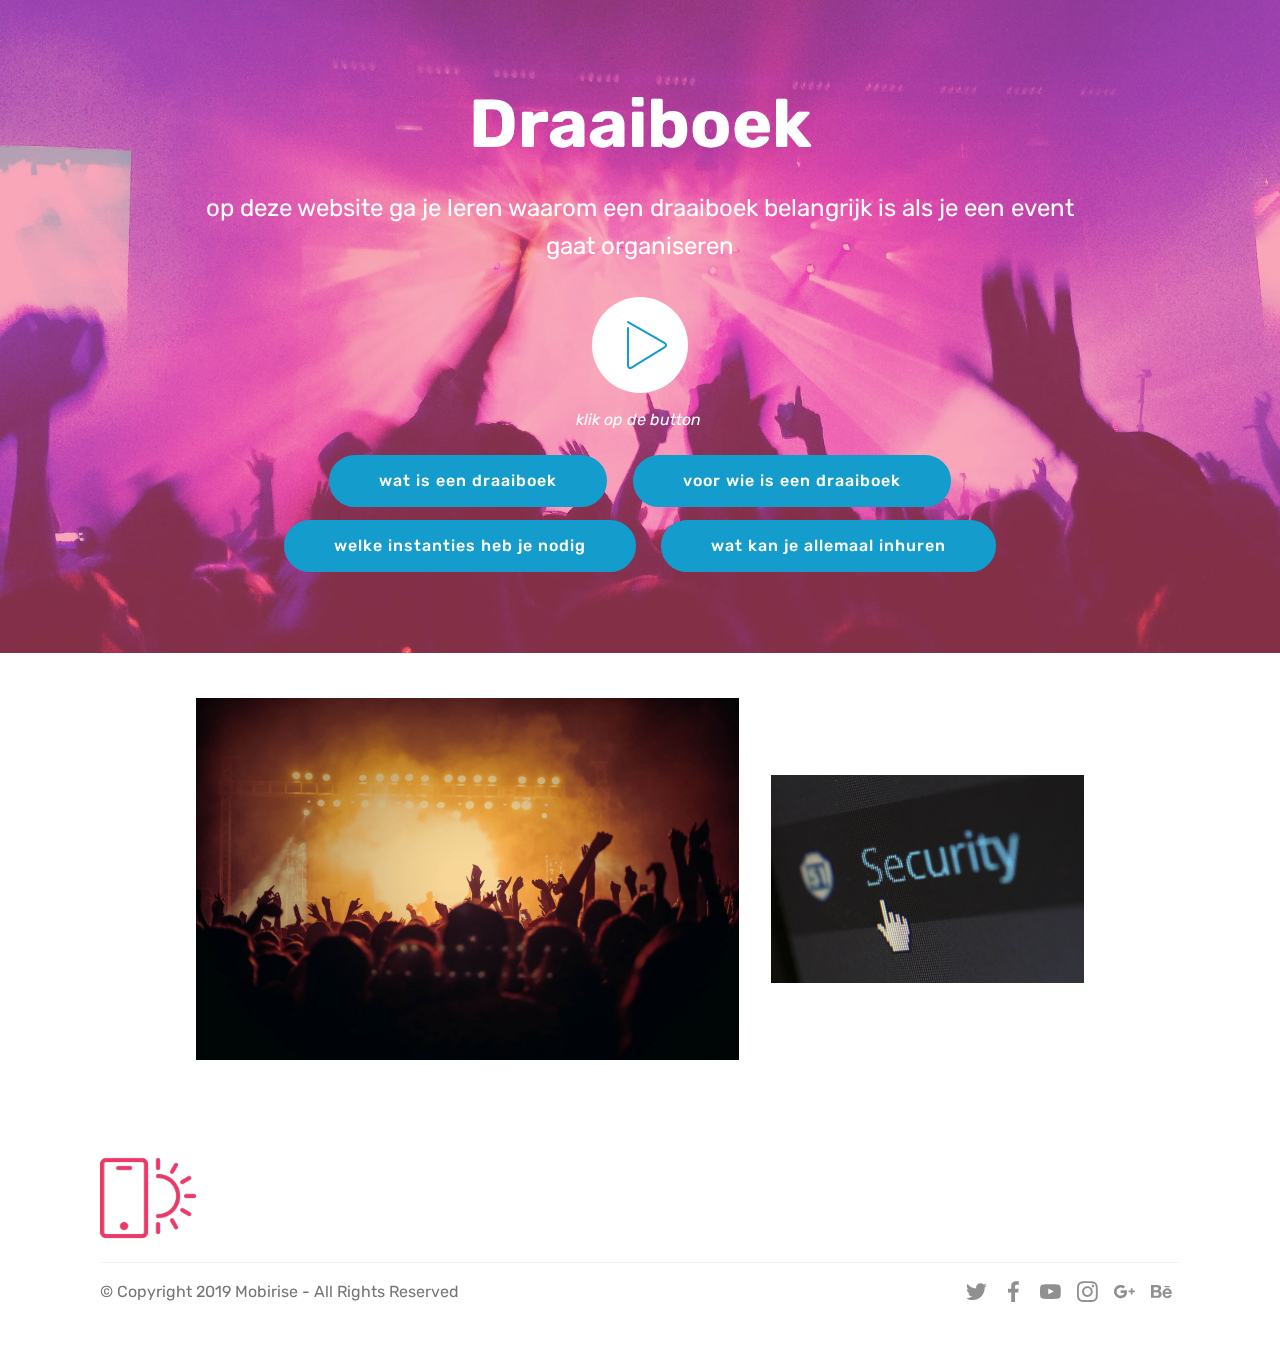
<file: index.html>
<!DOCTYPE html>
<html  >
<head>
  <!-- Site made with Mobirise Website Builder v4.10.0, https://mobirise.com -->
  <meta charset="UTF-8">
  <meta http-equiv="X-UA-Compatible" content="IE=edge">
  <meta name="generator" content="Mobirise v4.10.0, mobirise.com">
  <meta name="viewport" content="width=device-width, initial-scale=1, minimum-scale=1">
  <link rel="shortcut icon" href="assets/images/logo4.png" type="image/x-icon">
  <meta name="description" content="">
  
  <title>Home</title>
  <link rel="stylesheet" href="assets/web/assets/mobirise-icons/mobirise-icons.css">
  <link rel="stylesheet" href="assets/tether/tether.min.css">
  <link rel="stylesheet" href="assets/bootstrap/css/bootstrap.min.css">
  <link rel="stylesheet" href="assets/bootstrap/css/bootstrap-grid.min.css">
  <link rel="stylesheet" href="assets/bootstrap/css/bootstrap-reboot.min.css">
  <link rel="stylesheet" href="assets/socicon/css/styles.css">
  <link rel="stylesheet" href="assets/theme/css/style.css">
  <link rel="stylesheet" href="assets/mobirise/css/mbr-additional.css" type="text/css">
  
  
  
</head>
<body>
  <section class="header8 cid-rvrWFynn5R mbr-parallax-background" id="header8-0">

    

    <div class="mbr-overlay" style="opacity: 0.4; background-color: rgb(255, 51, 102);">
    </div>

    <div class="container align-center">
        <div class="row justify-content-md-center">
            <div class="mbr-white col-md-10">
                <h1 class="mbr-section-title align-center py-2 mbr-bold mbr-fonts-style display-1">Draaiboek</h1>
                <p class="mbr-text align-center py-2 mbr-fonts-style display-5">op deze website ga je leren waarom een draaiboek belangrijk is als je een event gaat organiseren</p>
                <div class="mbr-media show-modal align-center py-2" data-modal=".modalWindow">
                         <a href="https://youtu.be/14ME6DbtZQo"><span class="mbr-iconfont mbri-play" style="color: rgb(20, 157, 204); fill: rgb(20, 157, 204);"></span></a>
                </div>
                <div class="icon-description align-center font-italic pb-3 mbr-fonts-style display-7">
                        klik op de button&nbsp;</div>
                <div class="mbr-section-btn text-center"><a class="btn btn-md btn-primary display-4" href="page1.html">wat is een draaiboek</a> <a class="btn btn-md btn-primary display-4" href="page2.html">voor wie is een draaiboek</a> <a class="btn btn-md btn-primary display-4" href="page3.html">welke instanties heb je nodig</a> <a class="btn btn-md btn-primary display-4" href="page4.html">wat kan je allemaal inhuren</a></div>
            </div>
        </div>
    </div>
    <div>
        <div class="modalWindow" style="display: none;">
            <div class="modalWindow-container">
                <div class="modalWindow-video-container">
                    <div class="modalWindow-video">
                        <iframe width="100%" height="100%" frameborder="0" allowfullscreen="1" data-src="https://www.youtube.com/watch?v=36YgDDJ7XSc"></iframe>
                    </div>
                    <a class="close" role="button" data-dismiss="modal">
                        <span aria-hidden="true" class="mbri-close mbr-iconfont closeModal"></span>
                        <span class="sr-only">Sluit</span>
                    </a>
                </div>
            </div>
        </div>
    </div>
</section>

<section class="engine"><a href="https://mobirise.info/t">free amp template</a></section><section class="cid-rvrYIA9dnG" id="image4-3">
    <!-- Block parameters controls (Blue "Gear" panel) -->
    
    <!-- End block parameters -->
    <div class="container images-container">
            <div class="media-container-row" style="width: 80%;">
                <div class="img-item item1" style="width: 177%;">
                    <a href="http://www.draaiboek.net" target="_blank"><img src="assets/images/mbr-1086x724.jpg" alt="" title=""></a>
                    
                </div>
                <div class="img-item">
                    <a href="https://www.gemeente.nu/veiligheid/evenementen/stappen-maken-veiligheid-evenementen/"><img src="assets/images/mbr-626x417.jpg" alt="" title=""></a>
                    
                </div>
            </div>
    </div>
</section>

<section class="cid-rvrWR4oDi4" id="footer5-2">

    

    

    <div class="container">
        <div class="media-container-row">
            <div class="col-md-3">
                <div class="media-wrap">
                    <a href="https://mobirise.co/">
                       <img src="assets/images/logo2.png" alt="Mobirise">
                    </a>
                </div>
            </div>
            <div class="col-md-9">
                <p class="mbr-text align-right links mbr-fonts-style display-7">&nbsp; &nbsp; &nbsp;</p>
            </div>
        </div>
        <div class="footer-lower">
            <div class="media-container-row">
                <div class="col-md-12">
                    <hr>
                </div>
            </div>
            <div class="media-container-row mbr-white">
                <div class="col-md-6 copyright">
                    <p class="mbr-text mbr-fonts-style display-7">
                        © Copyright 2019 Mobirise - All Rights Reserved
                    </p>
                </div>
                <div class="col-md-6">
                    <div class="social-list align-right">
                        <div class="soc-item">
                            <a href="https://twitter.com/mobirise" target="_blank">
                                <span class="socicon-twitter socicon mbr-iconfont mbr-iconfont-social"></span>
                            </a>
                        </div>
                        <div class="soc-item">
                            <a href="https://www.facebook.com/pages/Mobirise/1616226671953247" target="_blank">
                                <span class="socicon-facebook socicon mbr-iconfont mbr-iconfont-social"></span>
                            </a>
                        </div>
                        <div class="soc-item">
                            <a href="https://www.youtube.com/c/mobirise" target="_blank">
                                <span class="socicon-youtube socicon mbr-iconfont mbr-iconfont-social"></span>
                            </a>
                        </div>
                        <div class="soc-item">
                            <a href="https://instagram.com/mobirise" target="_blank">
                                <span class="socicon-instagram socicon mbr-iconfont mbr-iconfont-social"></span>
                            </a>
                        </div>
                        <div class="soc-item">
                            <a href="https://plus.google.com/u/0/+Mobirise" target="_blank">
                                <span class="socicon-googleplus socicon mbr-iconfont mbr-iconfont-social"></span>
                            </a>
                        </div>
                        <div class="soc-item">
                            <a href="https://www.behance.net/Mobirise" target="_blank">
                                <span class="socicon-behance socicon mbr-iconfont mbr-iconfont-social"></span>
                            </a>
                        </div>
                    </div>
                </div>
            </div>
        </div>
    </div>
</section>


  <script src="assets/web/assets/jquery/jquery.min.js"></script>
  <script src="assets/popper/popper.min.js"></script>
  <script src="assets/tether/tether.min.js"></script>
  <script src="assets/bootstrap/js/bootstrap.min.js"></script>
  <script src="assets/smoothscroll/smooth-scroll.js"></script>
  <script src="assets/playervimeo/vimeo_player.js"></script>
  <script src="assets/parallax/jarallax.min.js"></script>
  <script src="assets/theme/js/script.js"></script>
  
  
</body>
</html>
</file>
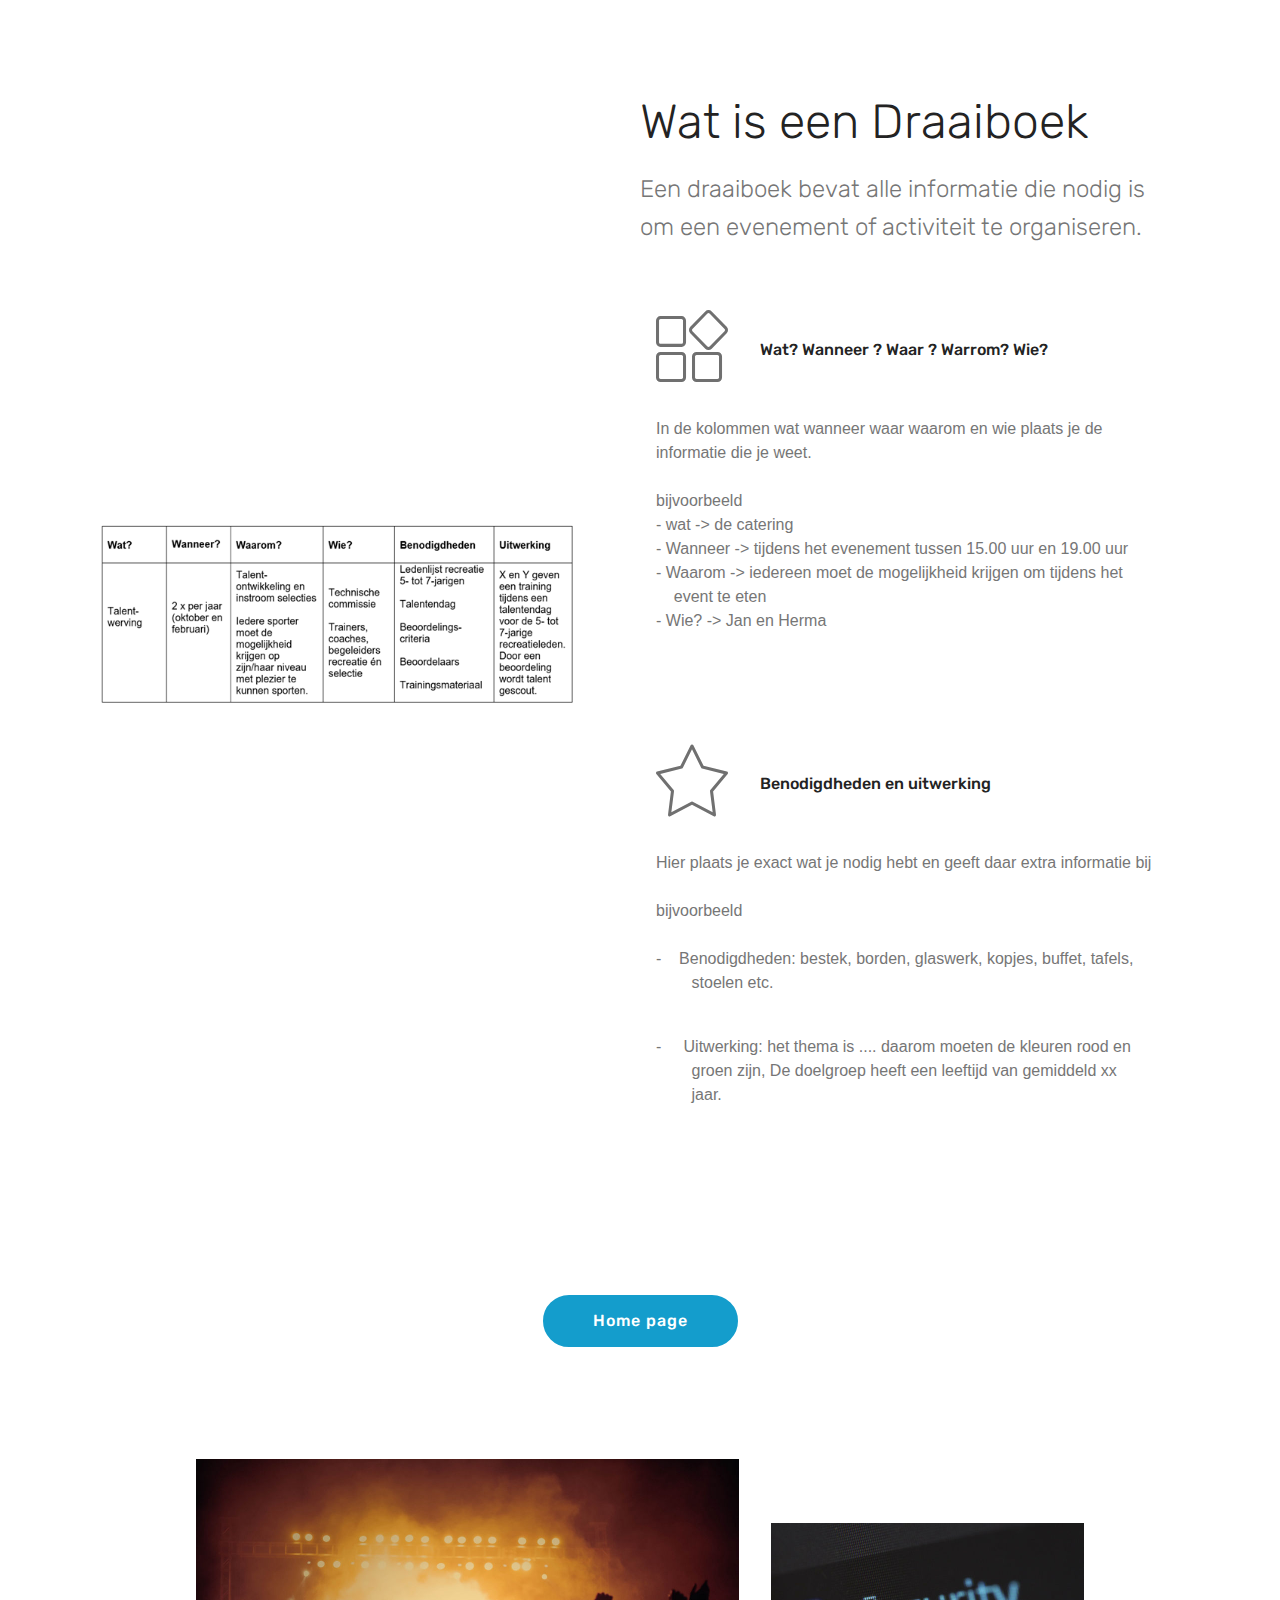
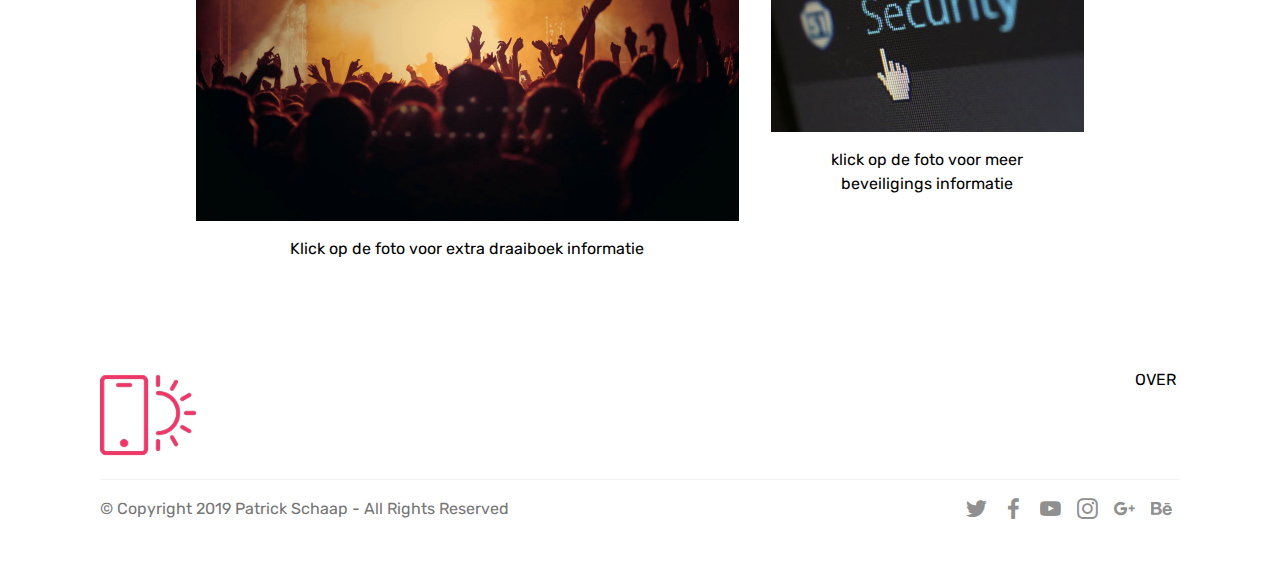
<file: page1.html>
<!DOCTYPE html>
<html  >
<head>
  <!-- Site made with Mobirise Website Builder v4.10.0, https://mobirise.com -->
  <meta charset="UTF-8">
  <meta http-equiv="X-UA-Compatible" content="IE=edge">
  <meta name="generator" content="Mobirise v4.10.0, mobirise.com">
  <meta name="viewport" content="width=device-width, initial-scale=1, minimum-scale=1">
  <link rel="shortcut icon" href="assets/images/logo4.png" type="image/x-icon">
  <meta name="description" content="">
  
  <title>Wat is een draaiboek</title>
  <link rel="stylesheet" href="assets/web/assets/mobirise-icons/mobirise-icons.css">
  <link rel="stylesheet" href="assets/tether/tether.min.css">
  <link rel="stylesheet" href="assets/bootstrap/css/bootstrap.min.css">
  <link rel="stylesheet" href="assets/bootstrap/css/bootstrap-grid.min.css">
  <link rel="stylesheet" href="assets/bootstrap/css/bootstrap-reboot.min.css">
  <link rel="stylesheet" href="assets/socicon/css/styles.css">
  <link rel="stylesheet" href="assets/theme/css/style.css">
  <link rel="stylesheet" href="assets/mobirise/css/mbr-additional.css" type="text/css">
  
  
  
</head>
<body>
  <section class="features11 cid-rvx1dtE6zP" id="features11-7">

    

    

    <div class="container">   
        <div class="col-md-12">
            <div class="media-container-row">
                <div class="mbr-figure m-auto" style="width: 50%;">
                    <img src="assets/images/tabel-2-1-631x241.png" alt="Draaiboek" title="">
                </div>
                <div class=" align-left aside-content">
                    <h2 class="mbr-title pt-2 mbr-fonts-style display-2">
                        Wat is een Draaiboek</h2>
                    <div class="mbr-section-text">
                        <p class="mbr-text mb-5 pt-3 mbr-light mbr-fonts-style display-5">
                        Een draaiboek bevat alle informatie die nodig is om een evenement of activiteit te organiseren.&nbsp;</p>
                    </div>

                    <div class="block-content">
                        <div class="card p-3 pr-3">
                            <div class="media">
                                <div class=" align-self-center card-img pb-3">
                                    <span class="mbri-extension mbr-iconfont"></span>
                                </div>     
                                <div class="media-body">
                                    <h4 class="card-title mbr-fonts-style display-7">
                                        Wat? Wanneer ? Waar ? Warrom? Wie?</h4>
                                </div>
                            </div>                

                            <div class="card-box">
                                <p class="block-text mbr-fonts-style display-7"></p><p>
                                   In de kolommen wat wanneer waar waarom en wie plaats je de informatie die je weet.<br><br> bijvoorbeeld<br>- wat -&gt; de catering<br>- Wanneer -&gt; tijdens het evenement tussen 15.00 uur en 19.00 uur<br>- Waarom -&gt; iedereen moet de mogelijkheid krijgen om tijdens het &nbsp;&nbsp;&nbsp;&nbsp;event te eten<br>- Wie? -&gt; Jan en Herma</p><br><p><br></p><p></p>
                            </div>
                        </div>

                        <div class="card p-3 pr-3">
                            <div class="media">
                                <div class="align-self-center card-img pb-3">
                                    <span class="mbr-iconfont mbri-star"></span>
                                </div>     
                                <div class="media-body">
                                    <h4 class="card-title mbr-fonts-style display-7">
                                        Benodigdheden en uitwerking</h4>
                                </div>
                            </div>                

                            <div class="card-box">
                                <p class="block-text mbr-fonts-style display-7"></p><p>
                                    Hier plaats je exact wat je nodig hebt en geeft daar extra informatie bij&nbsp;<br><br>bijvoorbeeld<br><br>-&nbsp; &nbsp; Benodigdheden: bestek, borden, glaswerk, kopjes, buffet, tafels, &nbsp;&nbsp;&nbsp;&nbsp;&nbsp;&nbsp;&nbsp;&nbsp;stoelen etc.</p><br><p>-&nbsp;&nbsp; &nbsp; Uitwerking: het thema is .... daarom moeten de kleuren rood en &nbsp;&nbsp;&nbsp;&nbsp;&nbsp;&nbsp;&nbsp;&nbsp;groen zijn, De doelgroep heeft een leeftijd van gemiddeld xx &nbsp;&nbsp;&nbsp;&nbsp;&nbsp;&nbsp;&nbsp;&nbsp;jaar.&nbsp;</p><p></p>
                            </div>
                        </div>
                    </div>
                </div>
            </div>
        </div> 
    </div>          
</section>

<section class="engine"><a href="https://mobirise.info/d">free web maker</a></section><section class="mbr-section content8 cid-rvxk8dcGtV" id="content8-a">

    

    <div class="container">
        <div class="media-container-row title">
            <div class="col-12 col-md-8">
                <div class="mbr-section-btn align-center"><a class="btn btn-primary display-4" href="index.html">Home page</a></div>
            </div>
        </div>
    </div>
</section>

<section class="cid-rvrYIA9dnG" id="image4-3">
    <!-- Block parameters controls (Blue "Gear" panel) -->
    
    <!-- End block parameters -->
    <div class="container images-container">
            <div class="media-container-row" style="width: 80%;">
                <div class="img-item item1" style="width: 177%;">
                    <a href="http://www.draaiboek.net" target="_blank"><img src="assets/images/mbr-1086x724.jpg" alt="" title=""></a>
                    <div class="img-caption">
                        <p class="mbr-fonts-style align-center mbr-black display-7">Klick op de foto voor extra draaiboek informatie</p>
                    </div>
                </div>
                <div class="img-item">
                    <a href="https://www.gemeente.nu/veiligheid/evenementen/stappen-maken-veiligheid-evenementen/"><img src="assets/images/mbr-626x417.jpg" alt="" title=""></a>
                    <div class="img-caption">
                        <p class="mbr-fonts-style align-center mbr-black display-7">klick op de foto voor meer beveiligings informatie</p>
                    </div>
                </div>
            </div>
    </div>
</section>

<section class="cid-rvrWR4oDi4" id="footer5-2">

    

    

    <div class="container">
        <div class="media-container-row">
            <div class="col-md-3">
                <div class="media-wrap">
                    <a href="https://mobirise.co/">
                       <img src="assets/images/logo2.png" alt="Mobirise">
                    </a>
                </div>
            </div>
            <div class="col-md-9">
                <p class="mbr-text align-right links mbr-fonts-style display-7">
                    <a href="#" class="text-black">OVER</a>&nbsp;</p>
            </div>
        </div>
        <div class="footer-lower">
            <div class="media-container-row">
                <div class="col-md-12">
                    <hr>
                </div>
            </div>
            <div class="media-container-row mbr-white">
                <div class="col-md-6 copyright">
                    <p class="mbr-text mbr-fonts-style display-7">
                        © Copyright 2019 Patrick Schaap - All Rights Reserved
                    </p>
                </div>
                <div class="col-md-6">
                    <div class="social-list align-right">
                        <div class="soc-item">
                            <a href="https://twitter.com/mobirise" target="_blank">
                                <span class="socicon-twitter socicon mbr-iconfont mbr-iconfont-social"></span>
                            </a>
                        </div>
                        <div class="soc-item">
                            <a href="https://www.facebook.com/pages/Mobirise/1616226671953247" target="_blank">
                                <span class="socicon-facebook socicon mbr-iconfont mbr-iconfont-social"></span>
                            </a>
                        </div>
                        <div class="soc-item">
                            <a href="https://www.youtube.com/c/mobirise" target="_blank">
                                <span class="socicon-youtube socicon mbr-iconfont mbr-iconfont-social"></span>
                            </a>
                        </div>
                        <div class="soc-item">
                            <a href="https://instagram.com/mobirise" target="_blank">
                                <span class="socicon-instagram socicon mbr-iconfont mbr-iconfont-social"></span>
                            </a>
                        </div>
                        <div class="soc-item">
                            <a href="https://plus.google.com/u/0/+Mobirise" target="_blank">
                                <span class="socicon-googleplus socicon mbr-iconfont mbr-iconfont-social"></span>
                            </a>
                        </div>
                        <div class="soc-item">
                            <a href="https://www.behance.net/Mobirise" target="_blank">
                                <span class="socicon-behance socicon mbr-iconfont mbr-iconfont-social"></span>
                            </a>
                        </div>
                    </div>
                </div>
            </div>
        </div>
    </div>
</section>


  <script src="assets/web/assets/jquery/jquery.min.js"></script>
  <script src="assets/popper/popper.min.js"></script>
  <script src="assets/tether/tether.min.js"></script>
  <script src="assets/bootstrap/js/bootstrap.min.js"></script>
  <script src="assets/smoothscroll/smooth-scroll.js"></script>
  <script src="assets/theme/js/script.js"></script>
  
  
</body>
</html>
</file>
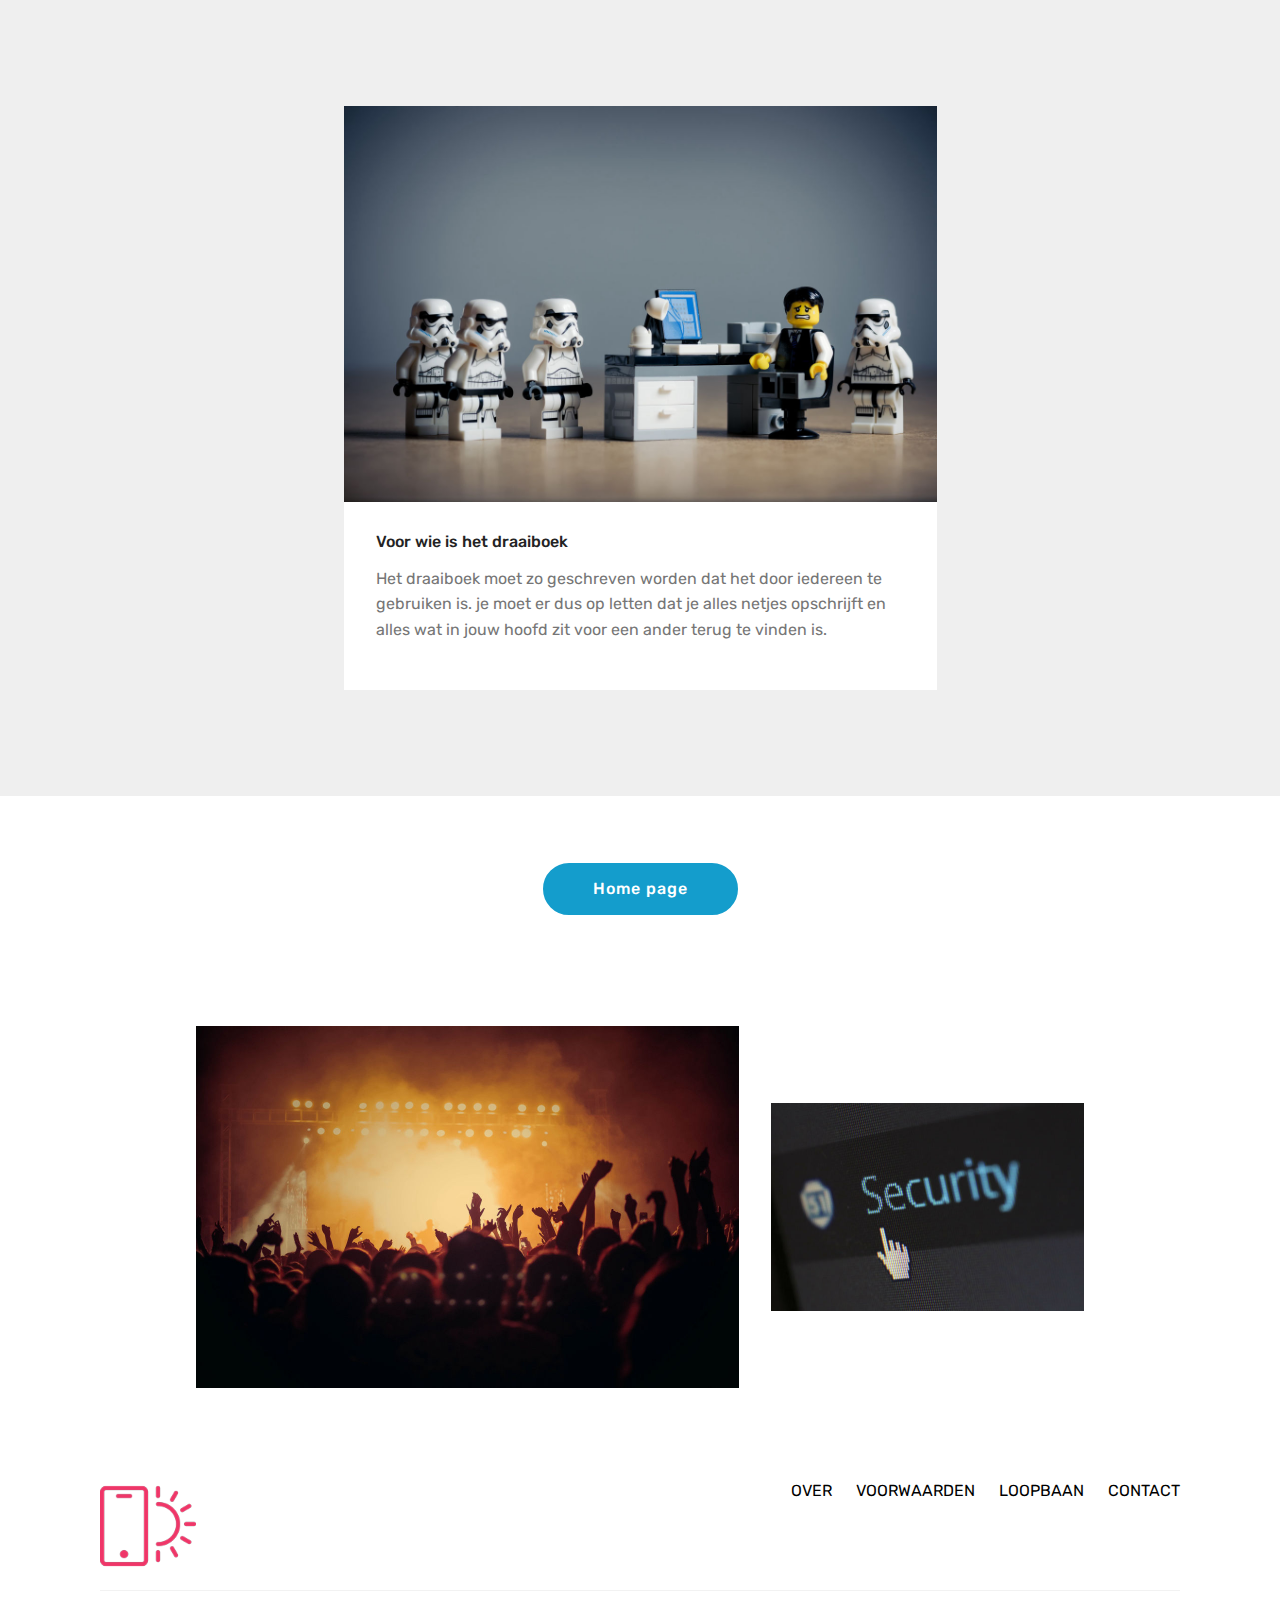
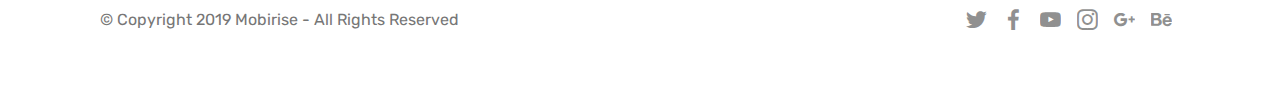
<file: page2.html>
<!DOCTYPE html>
<html  >
<head>
  <!-- Site made with Mobirise Website Builder v4.10.0, https://mobirise.com -->
  <meta charset="UTF-8">
  <meta http-equiv="X-UA-Compatible" content="IE=edge">
  <meta name="generator" content="Mobirise v4.10.0, mobirise.com">
  <meta name="viewport" content="width=device-width, initial-scale=1, minimum-scale=1">
  <link rel="shortcut icon" href="assets/images/logo4.png" type="image/x-icon">
  <meta name="description" content="">
  
  <title>voor wie is een draaiboek gemaakt</title>
  <link rel="stylesheet" href="assets/tether/tether.min.css">
  <link rel="stylesheet" href="assets/bootstrap/css/bootstrap.min.css">
  <link rel="stylesheet" href="assets/bootstrap/css/bootstrap-grid.min.css">
  <link rel="stylesheet" href="assets/bootstrap/css/bootstrap-reboot.min.css">
  <link rel="stylesheet" href="assets/socicon/css/styles.css">
  <link rel="stylesheet" href="assets/theme/css/style.css">
  <link rel="stylesheet" href="assets/mobirise/css/mbr-additional.css" type="text/css">
  
  
  
</head>
<body>
  <section class="features17 cid-rvx0W9rrrv" id="features17-6">
    
    

    
    <div class="container-fluid">
        <div class="media-container-row">
            <div class="card p-3 col-12 col-md-6">
                <div class="card-wrapper">
                    <div class="card-img">
                        <img src="assets/images/mbr-1256x838.jpg" alt="Mobirise" title="">
                    </div>
                    <div class="card-box">
                        <h4 class="card-title pb-3 mbr-fonts-style display-7">Voor wie is het draaiboek</h4>
                        <p class="mbr-text mbr-fonts-style display-7">
                            Het draaiboek moet zo geschreven worden dat het door iedereen te gebruiken is. je moet er dus op letten dat je alles netjes opschrijft en alles wat in jouw hoofd zit voor een ander terug te vinden is.</p>
                    </div>
                </div>
            </div>

            

            

            
            
            
        </div>
    </div>
</section>

<section class="engine"><a href="https://mobirise.info/o">portfolio site templates</a></section><section class="mbr-section content8 cid-rvxkln9Qd9" id="content8-b">

    

    <div class="container">
        <div class="media-container-row title">
            <div class="col-12 col-md-8">
                <div class="mbr-section-btn align-center"><a class="btn btn-primary display-4" href="index.html">Home page</a></div>
            </div>
        </div>
    </div>
</section>

<section class="cid-rvrYIA9dnG" id="image4-3">
    <!-- Block parameters controls (Blue "Gear" panel) -->
    
    <!-- End block parameters -->
    <div class="container images-container">
            <div class="media-container-row" style="width: 80%;">
                <div class="img-item item1" style="width: 177%;">
                    <a href="http://www.draaiboek.net" target="_blank"><img src="assets/images/mbr-1086x724.jpg" alt="" title=""></a>
                    
                </div>
                <div class="img-item">
                    <a href="https://www.gemeente.nu/veiligheid/evenementen/stappen-maken-veiligheid-evenementen/"><img src="assets/images/mbr-626x417.jpg" alt="" title=""></a>
                    
                </div>
            </div>
    </div>
</section>

<section class="cid-rvrWR4oDi4" id="footer5-2">

    

    

    <div class="container">
        <div class="media-container-row">
            <div class="col-md-3">
                <div class="media-wrap">
                    <a href="https://mobirise.co/">
                       <img src="assets/images/logo2.png" alt="Mobirise">
                    </a>
                </div>
            </div>
            <div class="col-md-9">
                <p class="mbr-text align-right links mbr-fonts-style display-7">
                    <a href="#" class="text-black">OVER</a> &nbsp;&nbsp;&nbsp;&nbsp;
                    <a href="#" class="text-black">VOORWAARDEN</a> &nbsp;&nbsp;&nbsp;&nbsp;
                    <a href="#" class="text-black">LOOPBAAN</a> &nbsp;&nbsp;&nbsp;&nbsp;
                    <a href="#" class="text-black">CONTACT</a>
                </p>
            </div>
        </div>
        <div class="footer-lower">
            <div class="media-container-row">
                <div class="col-md-12">
                    <hr>
                </div>
            </div>
            <div class="media-container-row mbr-white">
                <div class="col-md-6 copyright">
                    <p class="mbr-text mbr-fonts-style display-7">
                        © Copyright 2019 Mobirise - All Rights Reserved
                    </p>
                </div>
                <div class="col-md-6">
                    <div class="social-list align-right">
                        <div class="soc-item">
                            <a href="https://twitter.com/mobirise" target="_blank">
                                <span class="socicon-twitter socicon mbr-iconfont mbr-iconfont-social"></span>
                            </a>
                        </div>
                        <div class="soc-item">
                            <a href="https://www.facebook.com/pages/Mobirise/1616226671953247" target="_blank">
                                <span class="socicon-facebook socicon mbr-iconfont mbr-iconfont-social"></span>
                            </a>
                        </div>
                        <div class="soc-item">
                            <a href="https://www.youtube.com/c/mobirise" target="_blank">
                                <span class="socicon-youtube socicon mbr-iconfont mbr-iconfont-social"></span>
                            </a>
                        </div>
                        <div class="soc-item">
                            <a href="https://instagram.com/mobirise" target="_blank">
                                <span class="socicon-instagram socicon mbr-iconfont mbr-iconfont-social"></span>
                            </a>
                        </div>
                        <div class="soc-item">
                            <a href="https://plus.google.com/u/0/+Mobirise" target="_blank">
                                <span class="socicon-googleplus socicon mbr-iconfont mbr-iconfont-social"></span>
                            </a>
                        </div>
                        <div class="soc-item">
                            <a href="https://www.behance.net/Mobirise" target="_blank">
                                <span class="socicon-behance socicon mbr-iconfont mbr-iconfont-social"></span>
                            </a>
                        </div>
                    </div>
                </div>
            </div>
        </div>
    </div>
</section>


  <script src="assets/web/assets/jquery/jquery.min.js"></script>
  <script src="assets/popper/popper.min.js"></script>
  <script src="assets/tether/tether.min.js"></script>
  <script src="assets/bootstrap/js/bootstrap.min.js"></script>
  <script src="assets/smoothscroll/smooth-scroll.js"></script>
  <script src="assets/theme/js/script.js"></script>
  
  
</body>
</html>
</file>
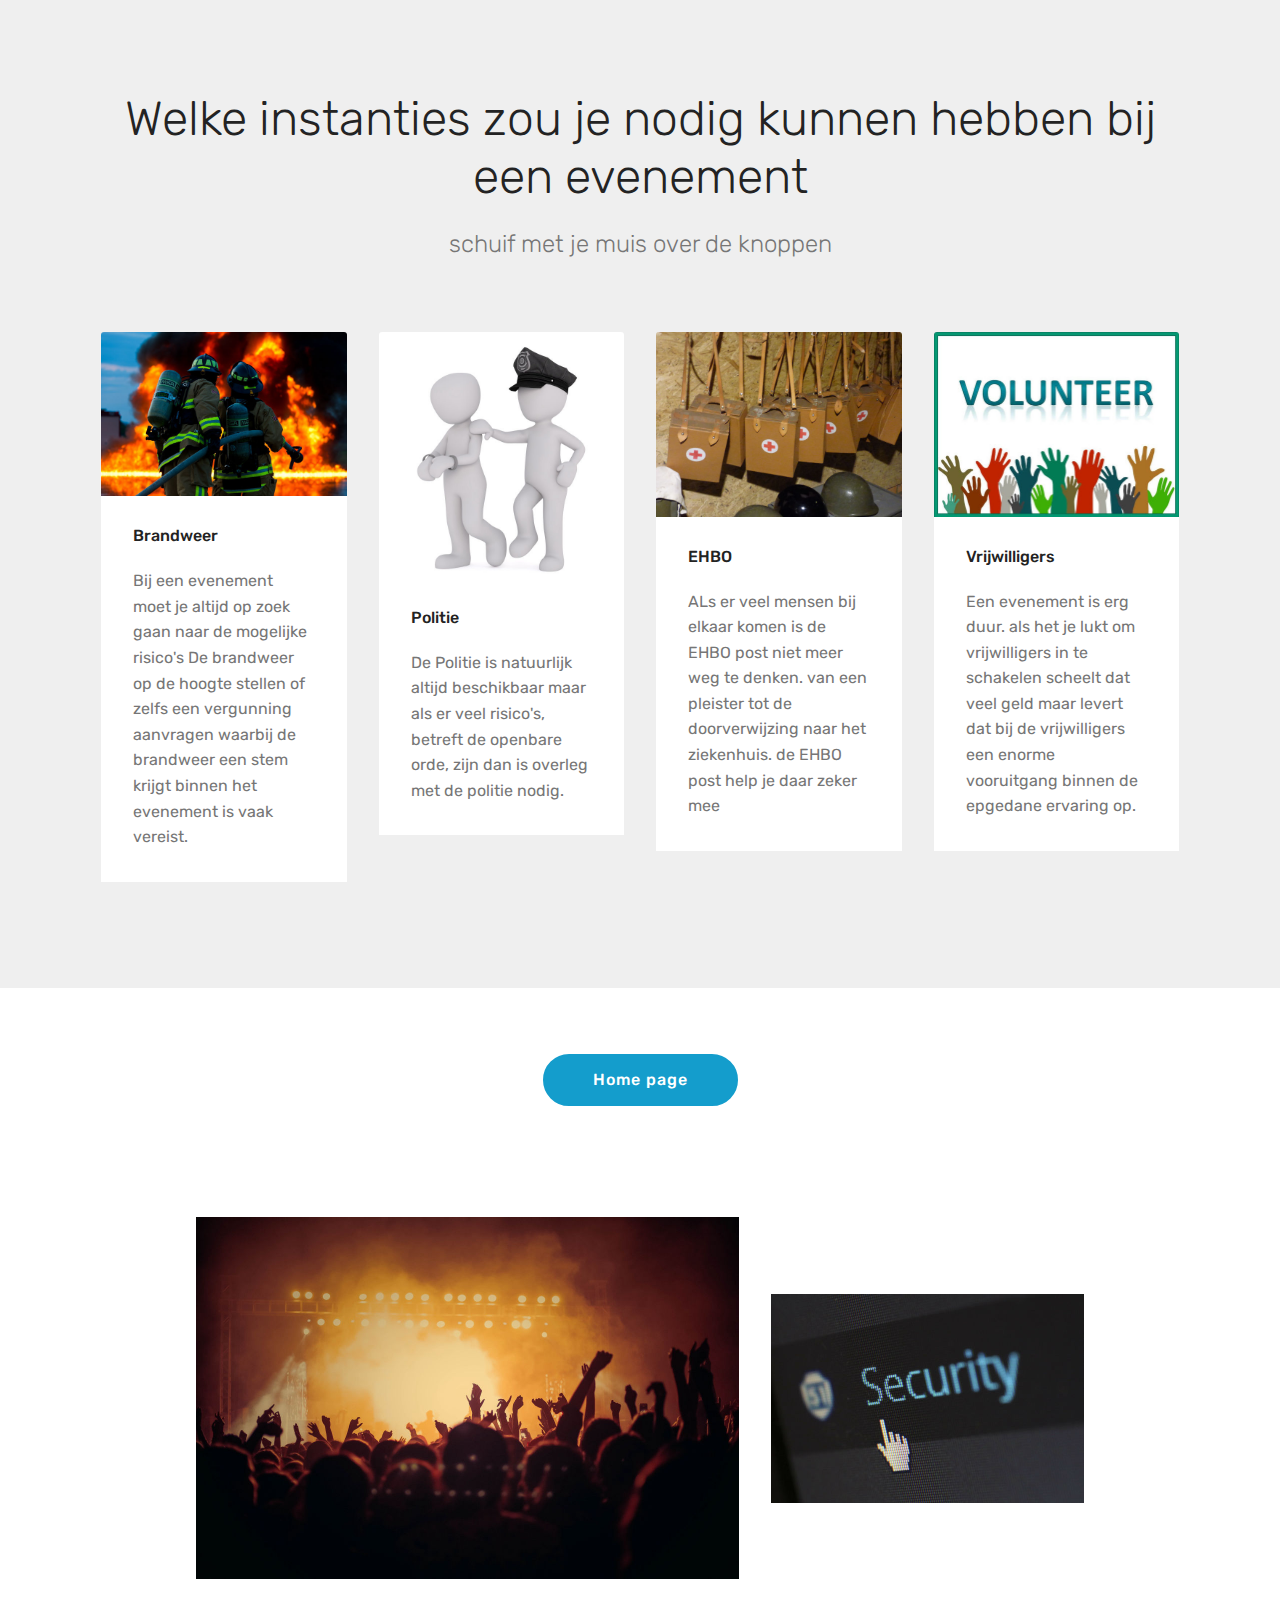
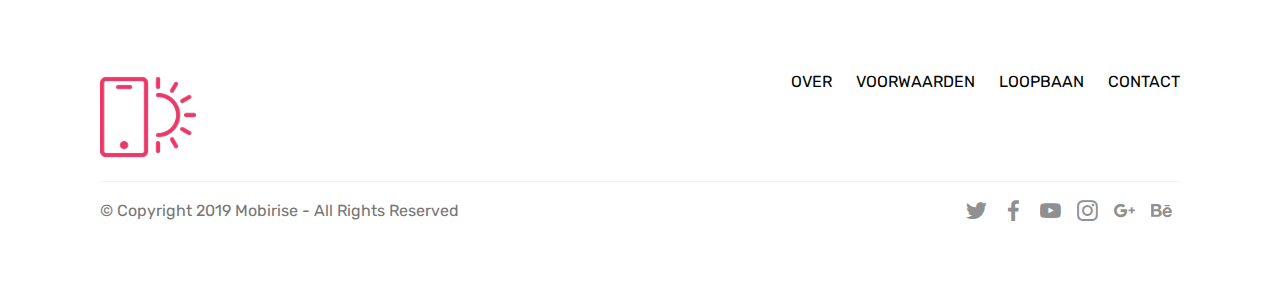
<file: page3.html>
<!DOCTYPE html>
<html  >
<head>
  <!-- Site made with Mobirise Website Builder v4.10.0, https://mobirise.com -->
  <meta charset="UTF-8">
  <meta http-equiv="X-UA-Compatible" content="IE=edge">
  <meta name="generator" content="Mobirise v4.10.0, mobirise.com">
  <meta name="viewport" content="width=device-width, initial-scale=1, minimum-scale=1">
  <link rel="shortcut icon" href="assets/images/logo4.png" type="image/x-icon">
  <meta name="description" content="">
  
  <title>welke instanties heb je nodig tijdens een event</title>
  <link rel="stylesheet" href="assets/tether/tether.min.css">
  <link rel="stylesheet" href="assets/bootstrap/css/bootstrap.min.css">
  <link rel="stylesheet" href="assets/bootstrap/css/bootstrap-grid.min.css">
  <link rel="stylesheet" href="assets/bootstrap/css/bootstrap-reboot.min.css">
  <link rel="stylesheet" href="assets/socicon/css/styles.css">
  <link rel="stylesheet" href="assets/theme/css/style.css">
  <link rel="stylesheet" href="assets/mobirise/css/mbr-additional.css" type="text/css">
  
  
  
</head>
<body>
  <section class="features18 popup-btn-cards cid-rvxcCvO7m6" id="features18-8">

    

    
    <div class="container">
        <h2 class="mbr-section-title pb-3 align-center mbr-fonts-style display-2">
            Welke instanties zou je nodig kunnen hebben bij een evenement</h2>
        <h3 class="mbr-section-subtitle display-5 align-center mbr-fonts-style mbr-light">
            schuif met je muis over de knoppen</h3>
        <div class="media-container-row pt-5 ">
            <div class="card p-3 col-12 col-md-6 col-lg-3">
                <div class="card-wrapper ">
                    <div class="card-img">
                        <div class="mbr-overlay"></div>
                        <div class="mbr-section-btn text-center">
                            <a href="https://mobirise.co" class="btn btn-primary display-4">Meer leren</a>
                        </div>
                        <img src="assets/images/mbr-676x451.jpg" alt="Mobirise" title="">
                    </div>
                    <div class="card-box">
                        <h4 class="card-title mbr-fonts-style display-7">
                            Brandweer</h4>
                        <p class="mbr-text mbr-fonts-style align-left display-7">
                            Bij een evenement moet je altijd op zoek gaan naar de mogelijke risico's De brandweer op de hoogte stellen of zelfs een vergunning aanvragen waarbij de brandweer een stem krijgt binnen het evenement is vaak vereist.</p>
                    </div>
                </div>
            </div>
            <div class="card p-3 col-12 col-md-6 col-lg-3">
                <div class="card-wrapper">
                    <div class="card-img">
                        <div class="mbr-overlay"></div>
                        <div class="mbr-section-btn text-center">
                            <a href="https://mobirise.co" class="btn btn-primary display-4">Meer leren</a>
                        </div>
                        <img src="assets/images/mbr-676x676.jpg" alt="Mobirise" title="">
                    </div>
                    <div class="card-box">
                        <h4 class="card-title mbr-fonts-style display-7">
                            Politie</h4>
                        <p class="mbr-text mbr-fonts-style display-7">
                           De Politie is natuurlijk altijd beschikbaar maar als er veel risico's, betreft de openbare orde, zijn dan is overleg met de politie nodig.</p>
                    </div>
                </div>
            </div>

            <div class="card p-3 col-12 col-md-6 col-lg-3">
                <div class="card-wrapper">
                    <div class="card-img">
                        <div class="mbr-overlay"></div>
                        <div class="mbr-section-btn text-center">
                            <a href="https://mobirise.co" class="btn btn-primary display-4">Meer leren</a>
                        </div>
                        <img src="assets/images/mbr-676x507.jpg" alt="Mobirise" title="">
                    </div>
                    <div class="card-box">
                        <h4 class="card-title mbr-fonts-style display-7">
                            EHBO</h4>
                        <p class="mbr-text mbr-fonts-style display-7">
                            ALs er veel mensen bij elkaar komen is de EHBO post niet meer weg te denken. van een pleister tot de doorverwijzing naar het ziekenhuis. de EHBO post help je daar zeker mee</p>
                    </div>
                </div>
            </div>

            <div class="card p-3 col-12 col-md-6 col-lg-3">
                <div class="card-wrapper">
                    <div class="card-img">
                        <div class="mbr-overlay"></div>
                        <div class="mbr-section-btn text-center">
                            <a href="https://mobirise.co" class="btn btn-primary display-4">Meer leren</a>
                        </div>
                        <img src="assets/images/mbr-492x369.jpg" alt="Mobirise" title="">
                    </div>
                    <div class="card-box">
                        <h4 class="card-title mbr-fonts-style display-7">
                            Vrijwilligers</h4>
                        <p class="mbr-text mbr-fonts-style display-7">
                           Een evenement is erg duur. als het je lukt om vrijwilligers in te schakelen scheelt dat veel geld maar levert dat bij de vrijwilligers een enorme vooruitgang binnen de epgedane ervaring op.</p>
                    </div>
                </div>
            </div>
        </div>
    </div>
</section>

<section class="engine"><a href="https://mobirise.info/m">free web design templates</a></section><section class="mbr-section content8 cid-rvxkon42Ru" id="content8-c">

    

    <div class="container">
        <div class="media-container-row title">
            <div class="col-12 col-md-8">
                <div class="mbr-section-btn align-center"><a class="btn btn-primary display-4" href="index.html">Home page</a></div>
            </div>
        </div>
    </div>
</section>

<section class="cid-rvrYIA9dnG" id="image4-3">
    <!-- Block parameters controls (Blue "Gear" panel) -->
    
    <!-- End block parameters -->
    <div class="container images-container">
            <div class="media-container-row" style="width: 80%;">
                <div class="img-item item1" style="width: 177%;">
                    <a href="http://www.draaiboek.net" target="_blank"><img src="assets/images/mbr-1086x724.jpg" alt="" title=""></a>
                    
                </div>
                <div class="img-item">
                    <a href="https://www.gemeente.nu/veiligheid/evenementen/stappen-maken-veiligheid-evenementen/"><img src="assets/images/mbr-626x417.jpg" alt="" title=""></a>
                    
                </div>
            </div>
    </div>
</section>

<section class="cid-rvrWR4oDi4" id="footer5-2">

    

    

    <div class="container">
        <div class="media-container-row">
            <div class="col-md-3">
                <div class="media-wrap">
                    <a href="https://mobirise.co/">
                       <img src="assets/images/logo2.png" alt="Mobirise">
                    </a>
                </div>
            </div>
            <div class="col-md-9">
                <p class="mbr-text align-right links mbr-fonts-style display-7">
                    <a href="#" class="text-black">OVER</a> &nbsp;&nbsp;&nbsp;&nbsp;
                    <a href="#" class="text-black">VOORWAARDEN</a> &nbsp;&nbsp;&nbsp;&nbsp;
                    <a href="#" class="text-black">LOOPBAAN</a> &nbsp;&nbsp;&nbsp;&nbsp;
                    <a href="#" class="text-black">CONTACT</a>
                </p>
            </div>
        </div>
        <div class="footer-lower">
            <div class="media-container-row">
                <div class="col-md-12">
                    <hr>
                </div>
            </div>
            <div class="media-container-row mbr-white">
                <div class="col-md-6 copyright">
                    <p class="mbr-text mbr-fonts-style display-7">
                        © Copyright 2019 Mobirise - All Rights Reserved
                    </p>
                </div>
                <div class="col-md-6">
                    <div class="social-list align-right">
                        <div class="soc-item">
                            <a href="https://twitter.com/mobirise" target="_blank">
                                <span class="socicon-twitter socicon mbr-iconfont mbr-iconfont-social"></span>
                            </a>
                        </div>
                        <div class="soc-item">
                            <a href="https://www.facebook.com/pages/Mobirise/1616226671953247" target="_blank">
                                <span class="socicon-facebook socicon mbr-iconfont mbr-iconfont-social"></span>
                            </a>
                        </div>
                        <div class="soc-item">
                            <a href="https://www.youtube.com/c/mobirise" target="_blank">
                                <span class="socicon-youtube socicon mbr-iconfont mbr-iconfont-social"></span>
                            </a>
                        </div>
                        <div class="soc-item">
                            <a href="https://instagram.com/mobirise" target="_blank">
                                <span class="socicon-instagram socicon mbr-iconfont mbr-iconfont-social"></span>
                            </a>
                        </div>
                        <div class="soc-item">
                            <a href="https://plus.google.com/u/0/+Mobirise" target="_blank">
                                <span class="socicon-googleplus socicon mbr-iconfont mbr-iconfont-social"></span>
                            </a>
                        </div>
                        <div class="soc-item">
                            <a href="https://www.behance.net/Mobirise" target="_blank">
                                <span class="socicon-behance socicon mbr-iconfont mbr-iconfont-social"></span>
                            </a>
                        </div>
                    </div>
                </div>
            </div>
        </div>
    </div>
</section>


  <script src="assets/web/assets/jquery/jquery.min.js"></script>
  <script src="assets/popper/popper.min.js"></script>
  <script src="assets/tether/tether.min.js"></script>
  <script src="assets/bootstrap/js/bootstrap.min.js"></script>
  <script src="assets/smoothscroll/smooth-scroll.js"></script>
  <script src="assets/mbr-popup-btns/mbr-popup-btns.js"></script>
  <script src="assets/theme/js/script.js"></script>
  
  
</body>
</html>
</file>
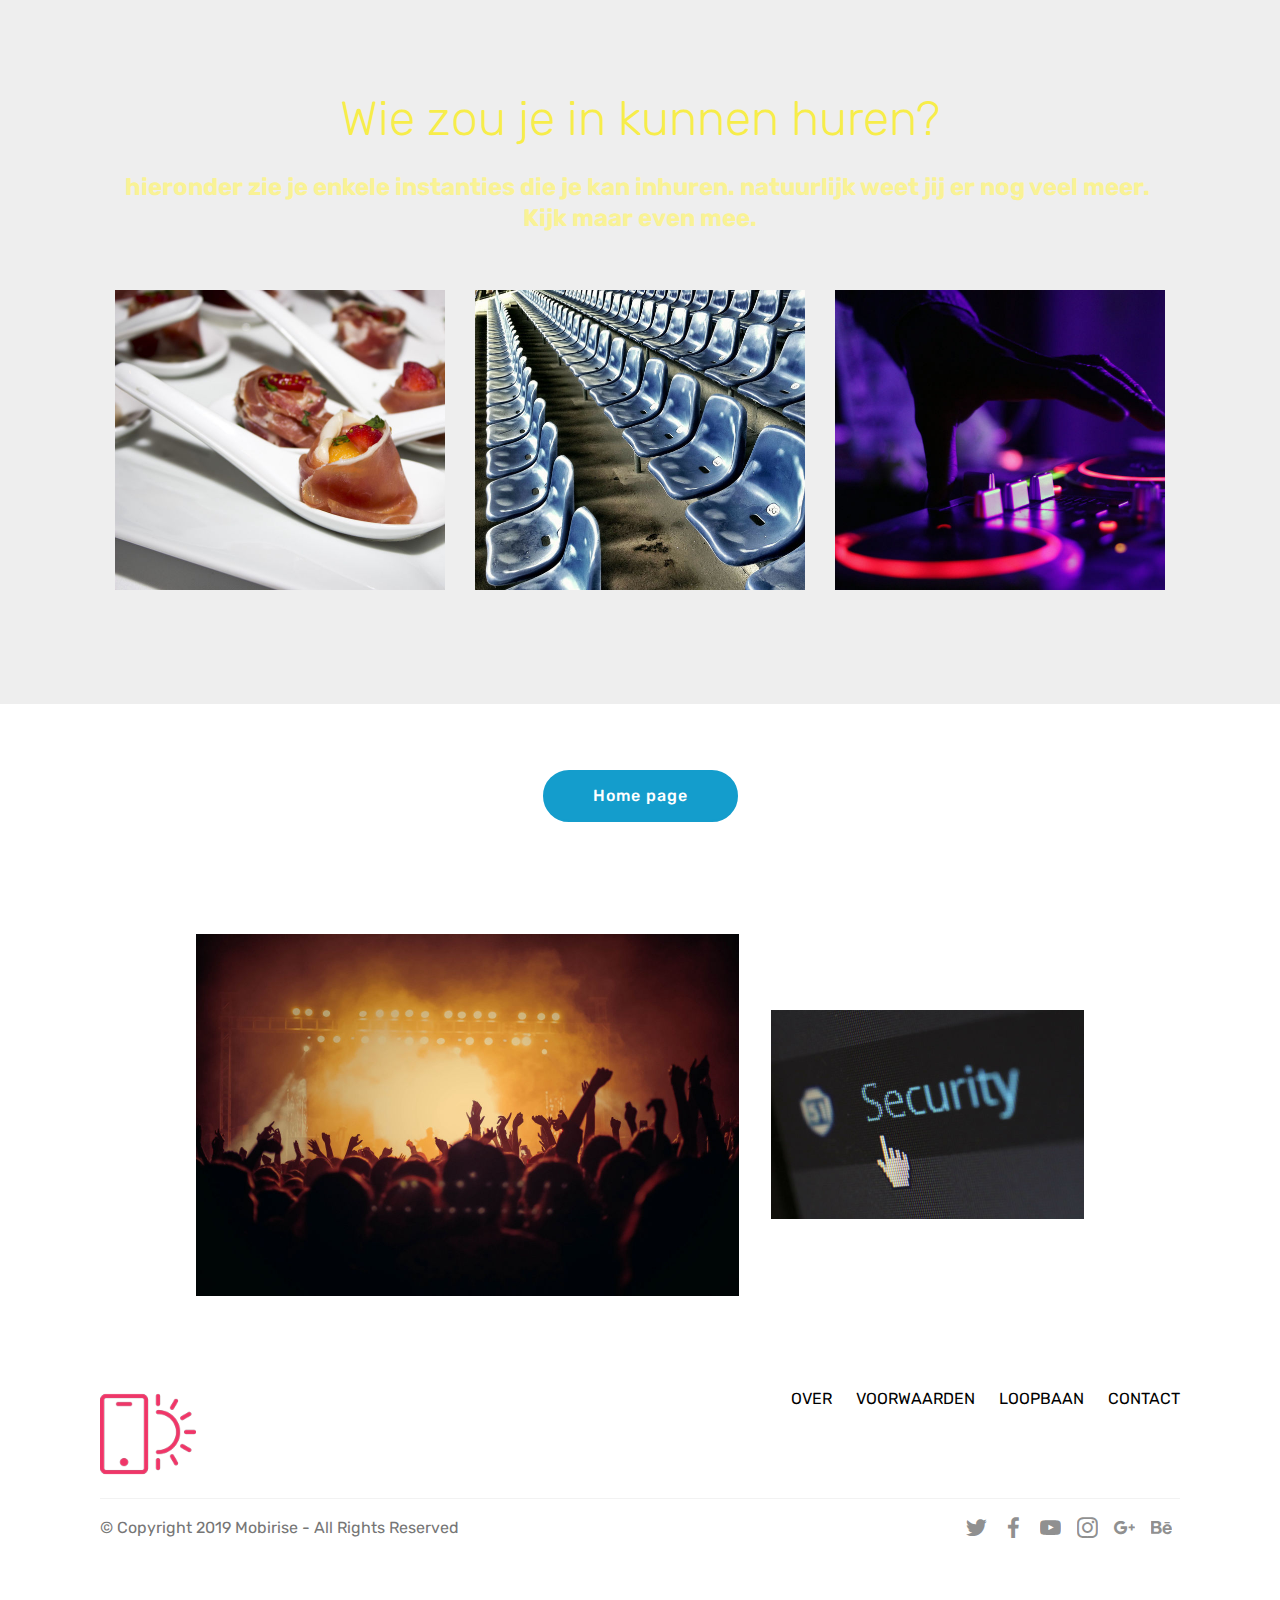
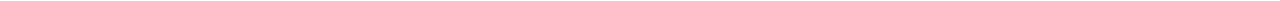
<file: page4.html>
<!DOCTYPE html>
<html  >
<head>
  <!-- Site made with Mobirise Website Builder v4.10.0, https://mobirise.com -->
  <meta charset="UTF-8">
  <meta http-equiv="X-UA-Compatible" content="IE=edge">
  <meta name="generator" content="Mobirise v4.10.0, mobirise.com">
  <meta name="viewport" content="width=device-width, initial-scale=1, minimum-scale=1">
  <link rel="shortcut icon" href="assets/images/logo4.png" type="image/x-icon">
  <meta name="description" content="">
  
  <title>wie zou je in kunnen huren voor jouw event?</title>
  <link rel="stylesheet" href="assets/tether/tether.min.css">
  <link rel="stylesheet" href="assets/bootstrap/css/bootstrap.min.css">
  <link rel="stylesheet" href="assets/bootstrap/css/bootstrap-grid.min.css">
  <link rel="stylesheet" href="assets/bootstrap/css/bootstrap-reboot.min.css">
  <link rel="stylesheet" href="assets/socicon/css/styles.css">
  <link rel="stylesheet" href="assets/theme/css/style.css">
  <link rel="stylesheet" href="assets/mobirise/css/mbr-additional.css" type="text/css">
  
  
  
</head>
<body>
  <section class="features15 cid-rvxeUC5AsJ" data-bg-video="https://www.youtube.com/watch?v=b2z-bSb57As" id="features15-9">

    

    
    <div class="container">
        <h2 class="mbr-section-title pb-3 align-center mbr-fonts-style display-2">Wie zou je in kunnen huren?</h2>
        <h3 class="mbr-section-subtitle display-5 align-center mbr-fonts-style"><strong>
            hieronder zie je enkele instanties die je kan inhuren. natuurlijk weet jij er nog veel meer.&nbsp;<br>Kijk maar even mee.</strong></h3>

        <div class="media-container-row container pt-5 mt-2">

            <div class="col-12 col-md-6 mb-4 col-lg-4">
                <div class="card flip-card p-5 align-center">
                    <div class="card-front card_cont">
                        <img src="assets/images/mbr-900x600.jpg" alt="Mobirise" title="">
                    </div>
                    <div class="card_back card_cont">
                        <h4 class="card-title display-5 py-2 mbr-fonts-style display-7">Catering<br><br>Iedereen wil tijdens een evenement iets kunnen eten of drinken. Heb jij laats een evenement bezocht?&nbsp;<br><br>wat is, volgens jou, de meest gegeten snack tijdens een evenement?</h4>
                        
                    </div>
                </div>
            </div>

            <div class="col-12 col-md-6 mb-4 col-lg-4">
                
                <div class="card flip-card p-5 align-center">
                    <div class="card-front card_cont">
                        <img src="assets/images/mbr-900x597.jpg" alt="Mobirise" title="">
                    </div>
                    <div class="card_back card_cont">
                        <h4 class="card-title py-2 mbr-fonts-style display-7">Verhuurbedrijven<br><br>Je kunt tegenwoordig bijna alles huren.&nbsp;<br>van de geluidsinstallatie tot aan het toilet en van de lampen tot aan de tribune.&nbsp;<br><br>wat is het meest vreemde wat gehuurd kan worden ala je denkt aan een evenement?</h4>
                        
                    </div>
                </div>
            </div>
            
            <div class="col-12 col-md-6 mb-4 col-lg-4">
                <div class="card flip-card p-5 align-center">
                    <div class="card-front card_cont">
                        <img src="assets/images/mbr-1-900x600.jpg" alt="Mobirise" title="">
                    </div>
                    <div class="card_back card_cont">
                        <h4 class="card-title py-2 mbr-fonts-style display-7"><p>De Techniek<br><br>De techniek is in het dagelijks leven niet meer weg te denken. Bij een evenement wordt veel gebruik gemaakt van techniek<br><br>Denk bijvoorbeeld aan:<br>- Het geluid<br>-&nbsp; &nbsp; Het licht</p><br><p>wat zou er gebeuren als je bij de ingang van het evenement geen techniek zou hebben?</p></h4>
                        
                    </div>
                </div> 
            </div>

            
        </div>
</div></section>

<section class="engine"><a href="https://mobirise.info/t">amp templates</a></section><section class="mbr-section content8 cid-rvxovpTvnI" id="content8-e">

    

    <div class="container">
        <div class="media-container-row title">
            <div class="col-12 col-md-8">
                <div class="mbr-section-btn align-center"><a class="btn btn-primary display-4" href="index.html">Home page</a></div>
            </div>
        </div>
    </div>
</section>

<section class="cid-rvrYIA9dnG" id="image4-3">
    <!-- Block parameters controls (Blue "Gear" panel) -->
    
    <!-- End block parameters -->
    <div class="container images-container">
            <div class="media-container-row" style="width: 80%;">
                <div class="img-item item1" style="width: 177%;">
                    <a href="http://www.draaiboek.net" target="_blank"><img src="assets/images/mbr-1086x724.jpg" alt="" title=""></a>
                    
                </div>
                <div class="img-item">
                    <a href="https://www.gemeente.nu/veiligheid/evenementen/stappen-maken-veiligheid-evenementen/"><img src="assets/images/mbr-626x417.jpg" alt="" title=""></a>
                    
                </div>
            </div>
    </div>
</section>

<section class="cid-rvrWR4oDi4" id="footer5-2">

    

    

    <div class="container">
        <div class="media-container-row">
            <div class="col-md-3">
                <div class="media-wrap">
                    <a href="https://mobirise.co/">
                       <img src="assets/images/logo2.png" alt="Mobirise">
                    </a>
                </div>
            </div>
            <div class="col-md-9">
                <p class="mbr-text align-right links mbr-fonts-style display-7">
                    <a href="#" class="text-black">OVER</a> &nbsp;&nbsp;&nbsp;&nbsp;
                    <a href="#" class="text-black">VOORWAARDEN</a> &nbsp;&nbsp;&nbsp;&nbsp;
                    <a href="#" class="text-black">LOOPBAAN</a> &nbsp;&nbsp;&nbsp;&nbsp;
                    <a href="#" class="text-black">CONTACT</a>
                </p>
            </div>
        </div>
        <div class="footer-lower">
            <div class="media-container-row">
                <div class="col-md-12">
                    <hr>
                </div>
            </div>
            <div class="media-container-row mbr-white">
                <div class="col-md-6 copyright">
                    <p class="mbr-text mbr-fonts-style display-7">
                        © Copyright 2019 Mobirise - All Rights Reserved
                    </p>
                </div>
                <div class="col-md-6">
                    <div class="social-list align-right">
                        <div class="soc-item">
                            <a href="https://twitter.com/mobirise" target="_blank">
                                <span class="socicon-twitter socicon mbr-iconfont mbr-iconfont-social"></span>
                            </a>
                        </div>
                        <div class="soc-item">
                            <a href="https://www.facebook.com/pages/Mobirise/1616226671953247" target="_blank">
                                <span class="socicon-facebook socicon mbr-iconfont mbr-iconfont-social"></span>
                            </a>
                        </div>
                        <div class="soc-item">
                            <a href="https://www.youtube.com/c/mobirise" target="_blank">
                                <span class="socicon-youtube socicon mbr-iconfont mbr-iconfont-social"></span>
                            </a>
                        </div>
                        <div class="soc-item">
                            <a href="https://instagram.com/mobirise" target="_blank">
                                <span class="socicon-instagram socicon mbr-iconfont mbr-iconfont-social"></span>
                            </a>
                        </div>
                        <div class="soc-item">
                            <a href="https://plus.google.com/u/0/+Mobirise" target="_blank">
                                <span class="socicon-googleplus socicon mbr-iconfont mbr-iconfont-social"></span>
                            </a>
                        </div>
                        <div class="soc-item">
                            <a href="https://www.behance.net/Mobirise" target="_blank">
                                <span class="socicon-behance socicon mbr-iconfont mbr-iconfont-social"></span>
                            </a>
                        </div>
                    </div>
                </div>
            </div>
        </div>
    </div>
</section>


  <script src="assets/web/assets/jquery/jquery.min.js"></script>
  <script src="assets/popper/popper.min.js"></script>
  <script src="assets/tether/tether.min.js"></script>
  <script src="assets/bootstrap/js/bootstrap.min.js"></script>
  <script src="assets/smoothscroll/smooth-scroll.js"></script>
  <script src="assets/mbr-flip-card/mbr-flip-card.js"></script>
  <script src="assets/ytplayer/jquery.mb.ytplayer.min.js"></script>
  <script src="assets/vimeoplayer/jquery.mb.vimeo_player.js"></script>
  <script src="assets/theme/js/script.js"></script>
  
  
</body>
</html>
</file>
<file: assets/web/assets/mobirise-icons/mobirise-icons.css>
@font-face {
  font-family: 'MobiriseIcons';
  src:  url('mobirise-icons.eot?spat4u');
  src:  url('mobirise-icons.eot?spat4u#iefix') format('embedded-opentype'),
    url('mobirise-icons.ttf?spat4u') format('truetype'),
    url('mobirise-icons.woff?spat4u') format('woff'),
    url('mobirise-icons.svg?spat4u#MobiriseIcons') format('svg');
  font-weight: normal;
  font-style: normal;
}

[class^="mbri-"], [class*=" mbri-"] {
  /* use !important to prevent issues with browser extensions that change fonts */
  font-family: MobiriseIcons !important;
  speak: none;
  font-style: normal;
  font-weight: normal;
  font-variant: normal;
  text-transform: none;
  line-height: 1;

  /* Better Font Rendering =========== */
  -webkit-font-smoothing: antialiased;
  -moz-osx-font-smoothing: grayscale;
}

.mbri-add-submenu:before {
  content: "\e900";
}
.mbri-alert:before {
  content: "\e901";
}
.mbri-align-center:before {
  content: "\e902";
}
.mbri-align-justify:before {
  content: "\e903";
}
.mbri-align-left:before {
  content: "\e904";
}
.mbri-align-right:before {
  content: "\e905";
}
.mbri-android:before {
  content: "\e906";
}
.mbri-apple:before {
  content: "\e907";
}
.mbri-arrow-down:before {
  content: "\e908";
}
.mbri-arrow-next:before {
  content: "\e909";
}
.mbri-arrow-prev:before {
  content: "\e90a";
}
.mbri-arrow-up:before {
  content: "\e90b";
}
.mbri-bold:before {
  content: "\e90c";
}
.mbri-bookmark:before {
  content: "\e90d";
}
.mbri-bootstrap:before {
  content: "\e90e";
}
.mbri-briefcase:before {
  content: "\e90f";
}
.mbri-browse:before {
  content: "\e910";
}
.mbri-bulleted-list:before {
  content: "\e911";
}
.mbri-calendar:before {
  content: "\e912";
}
.mbri-camera:before {
  content: "\e913";
}
.mbri-cart-add:before {
  content: "\e914";
}
.mbri-cart-full:before {
  content: "\e915";
}
.mbri-cash:before {
  content: "\e916";
}
.mbri-change-style:before {
  content: "\e917";
}
.mbri-chat:before {
  content: "\e918";
}
.mbri-clock:before {
  content: "\e919";
}
.mbri-close:before {
  content: "\e91a";
}
.mbri-cloud:before {
  content: "\e91b";
}
.mbri-code:before {
  content: "\e91c";
}
.mbri-contact-form:before {
  content: "\e91d";
}
.mbri-credit-card:before {
  content: "\e91e";
}
.mbri-cursor-click:before {
  content: "\e91f";
}
.mbri-cust-feedback:before {
  content: "\e920";
}
.mbri-database:before {
  content: "\e921";
}
.mbri-delivery:before {
  content: "\e922";
}
.mbri-desktop:before {
  content: "\e923";
}
.mbri-devices:before {
  content: "\e924";
}
.mbri-down:before {
  content: "\e925";
}
.mbri-download:before {
  content: "\e989";
}
.mbri-drag-n-drop:before {
  content: "\e927";
}
.mbri-drag-n-drop2:before {
  content: "\e928";
}
.mbri-edit:before {
  content: "\e929";
}
.mbri-edit2:before {
  content: "\e92a";
}
.mbri-error:before {
  content: "\e92b";
}
.mbri-extension:before {
  content: "\e92c";
}
.mbri-features:before {
  content: "\e92d";
}
.mbri-file:before {
  content: "\e92e";
}
.mbri-flag:before {
  content: "\e92f";
}
.mbri-folder:before {
  content: "\e930";
}
.mbri-gift:before {
  content: "\e931";
}
.mbri-github:before {
  content: "\e932";
}
.mbri-globe:before {
  content: "\e933";
}
.mbri-globe-2:before {
  content: "\e934";
}
.mbri-growing-chart:before {
  content: "\e935";
}
.mbri-hearth:before {
  content: "\e936";
}
.mbri-help:before {
  content: "\e937";
}
.mbri-home:before {
  content: "\e938";
}
.mbri-hot-cup:before {
  content: "\e939";
}
.mbri-idea:before {
  content: "\e93a";
}
.mbri-image-gallery:before {
  content: "\e93b";
}
.mbri-image-slider:before {
  content: "\e93c";
}
.mbri-info:before {
  content: "\e93d";
}
.mbri-italic:before {
  content: "\e93e";
}
.mbri-key:before {
  content: "\e93f";
}
.mbri-laptop:before {
  content: "\e940";
}
.mbri-layers:before {
  content: "\e941";
}
.mbri-left-right:before {
  content: "\e942";
}
.mbri-left:before {
  content: "\e943";
}
.mbri-letter:before {
  content: "\e944";
}
.mbri-like:before {
  content: "\e945";
}
.mbri-link:before {
  content: "\e946";
}
.mbri-lock:before {
  content: "\e947";
}
.mbri-login:before {
  content: "\e948";
}
.mbri-logout:before {
  content: "\e949";
}
.mbri-magic-stick:before {
  content: "\e94a";
}
.mbri-map-pin:before {
  content: "\e94b";
}
.mbri-menu:before {
  content: "\e94c";
}
.mbri-mobile:before {
  content: "\e94d";
}
.mbri-mobile2:before {
  content: "\e94e";
}
.mbri-mobirise:before {
  content: "\e94f";
}
.mbri-more-horizontal:before {
  content: "\e950";
}
.mbri-more-vertical:before {
  content: "\e951";
}
.mbri-music:before {
  content: "\e952";
}
.mbri-new-file:before {
  content: "\e953";
}
.mbri-numbered-list:before {
  content: "\e954";
}
.mbri-opened-folder:before {
  content: "\e955";
}
.mbri-pages:before {
  content: "\e956";
}
.mbri-paper-plane:before {
  content: "\e957";
}
.mbri-paperclip:before {
  content: "\e958";
}
.mbri-photo:before {
  content: "\e959";
}
.mbri-photos:before {
  content: "\e95a";
}
.mbri-pin:before {
  content: "\e95b";
}
.mbri-play:before {
  content: "\e95c";
}
.mbri-plus:before {
  content: "\e95d";
}
.mbri-preview:before {
  content: "\e95e";
}
.mbri-print:before {
  content: "\e95f";
}
.mbri-protect:before {
  content: "\e960";
}
.mbri-question:before {
  content: "\e961";
}
.mbri-quote-left:before {
  content: "\e962";
}
.mbri-quote-right:before {
  content: "\e963";
}
.mbri-refresh:before {
  content: "\e964";
}
.mbri-responsive:before {
  content: "\e965";
}
.mbri-right:before {
  content: "\e966";
}
.mbri-rocket:before {
  content: "\e967";
}
.mbri-sad-face:before {
  content: "\e968";
}
.mbri-sale:before {
  content: "\e969";
}
.mbri-save:before {
  content: "\e96a";
}
.mbri-search:before {
  content: "\e96b";
}
.mbri-setting:before {
  content: "\e96c";
}
.mbri-setting2:before {
  content: "\e96d";
}
.mbri-setting3:before {
  content: "\e96e";
}
.mbri-share:before {
  content: "\e96f";
}
.mbri-shopping-bag:before {
  content: "\e970";
}
.mbri-shopping-basket:before {
  content: "\e971";
}
.mbri-shopping-cart:before {
  content: "\e972";
}
.mbri-sites:before {
  content: "\e973";
}
.mbri-smile-face:before {
  content: "\e974";
}
.mbri-speed:before {
  content: "\e975";
}
.mbri-star:before {
  content: "\e976";
}
.mbri-success:before {
  content: "\e977";
}
.mbri-sun:before {
  content: "\e978";
}
.mbri-sun2:before {
  content: "\e979";
}
.mbri-tablet:before {
  content: "\e97a";
}
.mbri-tablet-vertical:before {
  content: "\e97b";
}
.mbri-target:before {
  content: "\e97c";
}
.mbri-timer:before {
  content: "\e97d";
}
.mbri-to-ftp:before {
  content: "\e97e";
}
.mbri-to-local-drive:before {
  content: "\e97f";
}
.mbri-touch-swipe:before {
  content: "\e980";
}
.mbri-touch:before {
  content: "\e981";
}
.mbri-trash:before {
  content: "\e982";
}
.mbri-underline:before {
  content: "\e983";
}
.mbri-unlink:before {
  content: "\e984";
}
.mbri-unlock:before {
  content: "\e985";
}
.mbri-up-down:before {
  content: "\e986";
}
.mbri-up:before {
  content: "\e987";
}
.mbri-update:before {
  content: "\e988";
}
.mbri-upload:before {
 content: "\e926"; 
}
.mbri-user:before {
  content: "\e98a";
}
.mbri-user2:before {
  content: "\e98b";
}
.mbri-users:before {
  content: "\e98c";
}
.mbri-video:before {
  content: "\e98d";
}
.mbri-video-play:before {
  content: "\e98e";
}
.mbri-watch:before {
  content: "\e98f";
}
.mbri-website-theme:before {
  content: "\e990";
}
.mbri-wifi:before {
  content: "\e991";
}
.mbri-windows:before {
  content: "\e992";
}
.mbri-zoom-out:before {
  content: "\e993";
}
.mbri-redo:before {
  content: "\e994";
}
.mbri-undo:before {
  content: "\e995";
}
</file>
<file: assets/socicon/css/styles.css>
@charset "UTF-8";

@font-face {
  font-family: "socicon";
  src:url("../fonts/socicon.eot");
  src:url("../fonts/socicon.eot?#iefix") format("embedded-opentype"),
    url("../fonts/socicon.woff") format("woff"),
    url("../fonts/socicon.ttf") format("truetype"),
    url("../fonts/socicon.svg#socicon") format("svg");
  font-weight: normal;
  font-style: normal;

}

[data-icon]:before {
  font-family: "socicon" !important;
  content: attr(data-icon);
  font-style: normal !important;
  font-weight: normal !important;
  font-variant: normal !important;
  text-transform: none !important;
  speak: none;
  line-height: 1;
  -webkit-font-smoothing: antialiased;
  -moz-osx-font-smoothing: grayscale;
}

[class^="socicon-"]:before,
[class*=" socicon-"]:before {
  font-family: "socicon" !important;
  font-style: normal !important;
  font-weight: normal !important;
  font-variant: normal !important;
  text-transform: none !important;
  speak: none;
  line-height: 1;
  -webkit-font-smoothing: antialiased;
  -moz-osx-font-smoothing: grayscale;
}

.socicon-modelmayhem:before {
  content: "\e000";
}
.socicon-mixcloud:before {
  content: "\e001";
}
.socicon-drupal:before {
  content: "\e002";
}
.socicon-swarm:before {
  content: "\e003";
}
.socicon-istock:before {
  content: "\e004";
}
.socicon-yammer:before {
  content: "\e005";
}
.socicon-ello:before {
  content: "\e006";
}
.socicon-stackoverflow:before {
  content: "\e007";
}
.socicon-persona:before {
  content: "\e008";
}
.socicon-triplej:before {
  content: "\e009";
}
.socicon-houzz:before {
  content: "\e00a";
}
.socicon-rss:before {
  content: "\e00b";
}
.socicon-paypal:before {
  content: "\e00c";
}
.socicon-odnoklassniki:before {
  content: "\e00d";
}
.socicon-airbnb:before {
  content: "\e00e";
}
.socicon-periscope:before {
  content: "\e00f";
}
.socicon-outlook:before {
  content: "\e010";
}
.socicon-coderwall:before {
  content: "\e011";
}
.socicon-tripadvisor:before {
  content: "\e012";
}
.socicon-appnet:before {
  content: "\e013";
}
.socicon-goodreads:before {
  content: "\e014";
}
.socicon-tripit:before {
  content: "\e015";
}
.socicon-lanyrd:before {
  content: "\e016";
}
.socicon-slideshare:before {
  content: "\e017";
}
.socicon-buffer:before {
  content: "\e018";
}
.socicon-disqus:before {
  content: "\e019";
}
.socicon-vkontakte:before {
  content: "\e01a";
}
.socicon-whatsapp:before {
  content: "\e01b";
}
.socicon-patreon:before {
  content: "\e01c";
}
.socicon-storehouse:before {
  content: "\e01d";
}
.socicon-pocket:before {
  content: "\e01e";
}
.socicon-mail:before {
  content: "\e01f";
}
.socicon-blogger:before {
  content: "\e020";
}
.socicon-technorati:before {
  content: "\e021";
}
.socicon-reddit:before {
  content: "\e022";
}
.socicon-dribbble:before {
  content: "\e023";
}
.socicon-stumbleupon:before {
  content: "\e024";
}
.socicon-digg:before {
  content: "\e025";
}
.socicon-envato:before {
  content: "\e026";
}
.socicon-behance:before {
  content: "\e027";
}
.socicon-delicious:before {
  content: "\e028";
}
.socicon-deviantart:before {
  content: "\e029";
}
.socicon-forrst:before {
  content: "\e02a";
}
.socicon-play:before {
  content: "\e02b";
}
.socicon-zerply:before {
  content: "\e02c";
}
.socicon-wikipedia:before {
  content: "\e02d";
}
.socicon-apple:before {
  content: "\e02e";
}
.socicon-flattr:before {
  content: "\e02f";
}
.socicon-github:before {
  content: "\e030";
}
.socicon-renren:before {
  content: "\e031";
}
.socicon-friendfeed:before {
  content: "\e032";
}
.socicon-newsvine:before {
  content: "\e033";
}
.socicon-identica:before {
  content: "\e034";
}
.socicon-bebo:before {
  content: "\e035";
}
.socicon-zynga:before {
  content: "\e036";
}
.socicon-steam:before {
  content: "\e037";
}
.socicon-xbox:before {
  content: "\e038";
}
.socicon-windows:before {
  content: "\e039";
}
.socicon-qq:before {
  content: "\e03a";
}
.socicon-douban:before {
  content: "\e03b";
}
.socicon-meetup:before {
  content: "\e03c";
}
.socicon-playstation:before {
  content: "\e03d";
}
.socicon-android:before {
  content: "\e03e";
}
.socicon-snapchat:before {
  content: "\e03f";
}
.socicon-twitter:before {
  content: "\e040";
}
.socicon-facebook:before {
  content: "\e041";
}
.socicon-googleplus:before {
  content: "\e042";
}
.socicon-pinterest:before {
  content: "\e043";
}
.socicon-foursquare:before {
  content: "\e044";
}
.socicon-yahoo:before {
  content: "\e045";
}
.socicon-skype:before {
  content: "\e046";
}
.socicon-yelp:before {
  content: "\e047";
}
.socicon-feedburner:before {
  content: "\e048";
}
.socicon-linkedin:before {
  content: "\e049";
}
.socicon-viadeo:before {
  content: "\e04a";
}
.socicon-xing:before {
  content: "\e04b";
}
.socicon-myspace:before {
  content: "\e04c";
}
.socicon-soundcloud:before {
  content: "\e04d";
}
.socicon-spotify:before {
  content: "\e04e";
}
.socicon-grooveshark:before {
  content: "\e04f";
}
.socicon-lastfm:before {
  content: "\e050";
}
.socicon-youtube:before {
  content: "\e051";
}
.socicon-vimeo:before {
  content: "\e052";
}
.socicon-dailymotion:before {
  content: "\e053";
}
.socicon-vine:before {
  content: "\e054";
}
.socicon-flickr:before {
  content: "\e055";
}
.socicon-500px:before {
  content: "\e056";
}
.socicon-wordpress:before {
  content: "\e058";
}
.socicon-tumblr:before {
  content: "\e059";
}
.socicon-twitch:before {
  content: "\e05a";
}
.socicon-8tracks:before {
  content: "\e05b";
}
.socicon-amazon:before {
  content: "\e05c";
}
.socicon-icq:before {
  content: "\e05d";
}
.socicon-smugmug:before {
  content: "\e05e";
}
.socicon-ravelry:before {
  content: "\e05f";
}
.socicon-weibo:before {
  content: "\e060";
}
.socicon-baidu:before {
  content: "\e061";
}
.socicon-angellist:before {
  content: "\e062";
}
.socicon-ebay:before {
  content: "\e063";
}
.socicon-imdb:before {
  content: "\e064";
}
.socicon-stayfriends:before {
  content: "\e065";
}
.socicon-residentadvisor:before {
  content: "\e066";
}
.socicon-google:before {
  content: "\e067";
}
.socicon-yandex:before {
  content: "\e068";
}
.socicon-sharethis:before {
  content: "\e069";
}
.socicon-bandcamp:before {
  content: "\e06a";
}
.socicon-itunes:before {
  content: "\e06b";
}
.socicon-deezer:before {
  content: "\e06c";
}
.socicon-telegram:before {
  content: "\e06e";
}
.socicon-openid:before {
  content: "\e06f";
}
.socicon-amplement:before {
  content: "\e070";
}
.socicon-viber:before {
  content: "\e071";
}
.socicon-zomato:before {
  content: "\e072";
}
.socicon-draugiem:before {
  content: "\e074";
}
.socicon-endomodo:before {
  content: "\e075";
}
.socicon-filmweb:before {
  content: "\e076";
}
.socicon-stackexchange:before {
  content: "\e077";
}
.socicon-wykop:before {
  content: "\e078";
}
.socicon-teamspeak:before {
  content: "\e079";
}
.socicon-teamviewer:before {
  content: "\e07a";
}
.socicon-ventrilo:before {
  content: "\e07b";
}
.socicon-younow:before {
  content: "\e07c";
}
.socicon-raidcall:before {
  content: "\e07d";
}
.socicon-mumble:before {
  content: "\e07e";
}
.socicon-medium:before {
  content: "\e06d";
}
.socicon-bebee:before {
  content: "\e07f";
}
.socicon-hitbox:before {
  content: "\e080";
}
.socicon-reverbnation:before {
  content: "\e081";
}
.socicon-formulr:before {
  content: "\e082";
}
.socicon-instagram:before {
  content: "\e057";
}
.socicon-battlenet:before {
  content: "\e083";
}
.socicon-chrome:before {
  content: "\e084";
}
.socicon-discord:before {
  content: "\e086";
}
.socicon-issuu:before {
  content: "\e087";
}
.socicon-macos:before {
  content: "\e088";
}
.socicon-firefox:before {
  content: "\e089";
}
.socicon-opera:before {
  content: "\e08d";
}
.socicon-keybase:before {
  content: "\e090";
}
.socicon-alliance:before {
  content: "\e091";
}
.socicon-livejournal:before {
  content: "\e092";
}
.socicon-googlephotos:before {
  content: "\e093";
}
.socicon-horde:before {
  content: "\e094";
}
.socicon-etsy:before {
  content: "\e095";
}
.socicon-zapier:before {
  content: "\e096";
}
.socicon-google-scholar:before {
  content: "\e097";
}
.socicon-researchgate:before {
  content: "\e098";
}
.socicon-wechat:before {
  content: "\e099";
}
.socicon-strava:before {
  content: "\e09a";
}
.socicon-line:before {
  content: "\e09b";
}
.socicon-lyft:before {
  content: "\e09c";
}
.socicon-uber:before {
  content: "\e09d";
}
.socicon-songkick:before {
  content: "\e09e";
}
.socicon-viewbug:before {
  content: "\e09f";
}
.socicon-googlegroups:before {
  content: "\e0a0";
}
.socicon-quora:before {
  content: "\e073";
}
.socicon-diablo:before {
  content: "\e085";
}
.socicon-blizzard:before {
  content: "\e0a1";
}
.socicon-hearthstone:before {
  content: "\e08b";
}
.socicon-heroes:before {
  content: "\e08a";
}
.socicon-overwatch:before {
  content: "\e08c";
}
.socicon-warcraft:before {
  content: "\e08e";
}
.socicon-starcraft:before {
  content: "\e08f";
}
.socicon-beam:before {
  content: "\e0a2";
}
.socicon-curse:before {
  content: "\e0a3";
}
.socicon-player:before {
  content: "\e0a4";
}
.socicon-streamjar:before {
  content: "\e0a5";
}
.socicon-nintendo:before {
  content: "\e0a6";
}
.socicon-hellocoton:before {
  content: "\e0a7";
}
</file>
<file: assets/theme/css/style.css>
/*!
 * Mobirise v4 theme (https://mobirise.com/)
 * Copyright 2017 Mobirise
 */
section {
  background-color: #eeeeee;
}

section,
.container,
.container-fluid {
  position: relative;
  word-wrap: break-word;
}

a.mbr-iconfont:hover {
  text-decoration: none;
}

.article .lead p, .article .lead ul, .article .lead ol, .article .lead pre, .article .lead blockquote {
  margin-bottom: 0;
}

a {
  font-style: normal;
  font-weight: 400;
  cursor: pointer;
}

a, a:hover {
  text-decoration: none;
}

figure {
  margin-bottom: 0;
}

body {
  color: #232323;
}

h1, h2, h3, h4, h5, h6,
.h1, .h2, .h3, .h4, .h5, .h6,
.display-1, .display-2, .display-3, .display-4 {
  line-height: 1;
  word-break: break-word;
  word-wrap: break-word;
}

b, strong {
  font-weight: bold;
}

blockquote {
  padding: 10px 0 10px 20px;
  position: relative;
  border-left: 2px solid;
  border-color: #ff3366;
}

input:-webkit-autofill, input:-webkit-autofill:hover, input:-webkit-autofill:focus, input:-webkit-autofill:active {
  transition-delay: 9999s;
  transition-property: background-color, color;
}

textarea[type="hidden"] {
  display: none;
}

body {
  position: relative;
}

section {
  background-position: 50% 50%;
  background-repeat: no-repeat;
  background-size: cover;
}

section .mbr-background-video,
section .mbr-background-video-preview {
  position: absolute;
  bottom: 0;
  left: 0;
  right: 0;
  top: 0;
}

.hidden {
  visibility: hidden;
}

.mbr-z-index20 {
  z-index: 20;
}

/*! Base colors */
.mbr-white {
  color: #ffffff;
}

.mbr-black {
  color: #000000;
}

.mbr-bg-white {
  background-color: #ffffff;
}

.mbr-bg-black {
  background-color: #000000;
}

/*! Text-aligns */
.align-left {
  text-align: left;
}

.align-center {
  text-align: center;
}

.align-right {
  text-align: right;
}

@media (max-width: 767px) {
  .align-left, .align-center, .align-right, .mbr-section-btn, .mbr-section-title {
    text-align: center;
  }
}

/*! Font-weight  */
.mbr-light {
  font-weight: 300;
}

.mbr-regular {
  font-weight: 400;
}

.mbr-semibold {
  font-weight: 500;
}

.mbr-bold {
  font-weight: 700;
}

/*! Media  */
.media-size-item {
  -moz-flex: 1 1 auto;
  -o-flex: 1 1 auto;
  flex: 1 1 auto;
}

.media-content {
  flex-basis: 100%;
}

.media-container-row {
  display: flex;
  flex-direction: row;
  flex-wrap: wrap;
  justify-content: center;
  align-content: center;
  align-items: start;
}

.media-container-row .media-size-item {
  width: 400px;
}

.media-container-column {
  display: flex;
  flex-direction: column;
  flex-wrap: wrap;
  justify-content: center;
  align-content: center;
  align-items: stretch;
}

.media-container-column > * {
  width: 100%;
}

@media (min-width: 992px) {
  .media-container-row {
    flex-wrap: nowrap;
  }
}

figure {
  overflow: hidden;
}

figure[mbr-media-size] {
  transition: width 0.1s;
}

.mbr-figure img, .mbr-figure iframe {
  display: block;
  width: 100%;
}

.card {
  background-color: transparent;
  border: none;
}

.card-img {
  text-align: center;
  flex-shrink: 0;
  -webkit-flex-shrink: 0;
}

.media {
  max-width: 100%;
  margin: 0 auto;
}

.mbr-figure {
  -ms-grid-row-align: center;
  align-self: center;
}

.media-container > div {
  max-width: 100%;
}

.mbr-figure img, .card-img img {
  width: 100%;
}

@media (max-width: 991px) {
  .media-size-item {
    width: auto !important;
  }
  .media {
    width: auto;
  }
  .mbr-figure {
    width: 100% !important;
  }
}

/*! Buttons */
.mbr-section-btn {
  margin-left: -.25rem;
  margin-right: -.25rem;
  font-size: 0;
}

nav .mbr-section-btn {
  margin-left: 0rem;
  margin-right: 0rem;
}

/*! Btn icon margin */
.btn .mbr-iconfont, .btn.btn-sm .mbr-iconfont {
  cursor: pointer;
  margin-right: 0.5rem;
}

.btn.btn-md .mbr-iconfont, .btn.btn-md .mbr-iconfont {
  margin-right: 0.8rem;
}

.mbr-regular {
  font-weight: 400;
}

.mbr-semibold {
  font-weight: 500;
}

.mbr-bold {
  font-weight: 700;
}

[type="submit"] {
  -webkit-appearance: none;
}

/*! Full-screen */
.mbr-fullscreen .mbr-overlay {
  min-height: 100vh;
}

.mbr-fullscreen {
  display: flex;
  display: -moz-flex;
  display: -ms-flex;
  display: -o-flex;
  align-items: center;
  -webkit-align-items: center;
  min-height: 100vh;
  padding-top: 3rem;
  padding-bottom: 3rem;
}

/*! Map */
.map {
  height: 25rem;
  position: relative;
}

.map iframe {
  width: 100%;
  height: 100%;
}

/* Form */
.form-asterisk {
  font-family: initial;
  position: absolute;
  top: -2px;
  font-weight: normal;
}

/*! Scroll to top arrow */
.mbr-arrow-up {
  bottom: 25px;
  right: 90px;
  position: fixed;
  text-align: right;
  z-index: 5000;
  color: #ffffff;
  font-size: 32px;
  transform: rotate(180deg);
  -webkit-transform: rotate(180deg);
}

.mbr-arrow-up a {
  background: rgba(0, 0, 0, 0.2);
  border-radius: 3px;
  color: #fff;
  display: inline-block;
  height: 60px;
  width: 60px;
  outline-style: none !important;
  position: relative;
  text-decoration: none;
  transition: all .3s ease-in-out;
  cursor: pointer;
  text-align: center;
}

.mbr-arrow-up a:hover {
  background-color: rgba(0, 0, 0, 0.4);
}

.mbr-arrow-up a i {
  line-height: 60px;
}

.mbr-arrow-up-icon {
  display: block;
  color: #fff;
}

.mbr-arrow-up-icon::before {
  content: "\203a";
  display: inline-block;
  font-family: serif;
  font-size: 32px;
  line-height: 1;
  font-style: normal;
  position: relative;
  top: 6px;
  left: -4px;
  -webkit-transform: rotate(-90deg);
  transform: rotate(-90deg);
}

/*! Arrow Down */
.mbr-arrow {
  position: absolute;
  bottom: 45px;
  left: 50%;
  width: 60px;
  height: 60px;
  cursor: pointer;
  background-color: rgba(80, 80, 80, 0.5);
  border-radius: 50%;
  -webkit-transform: translateX(-50%);
  transform: translateX(-50%);
}

.mbr-arrow > a {
  display: inline-block;
  text-decoration: none;
  outline-style: none;
  -webkit-animation: arrowdown 1.7s ease-in-out infinite;
  animation: arrowdown 1.7s ease-in-out infinite;
}

.mbr-arrow > a > i {
  position: absolute;
  top: -2px;
  left: 15px;
  font-size: 2rem;
}

@keyframes arrowdown {
  0% {
    transform: translateY(0px);
    -webkit-transform: translateY(0px);
  }
  50% {
    transform: translateY(-5px);
    -webkit-transform: translateY(-5px);
  }
  100% {
    transform: translateY(0px);
    -webkit-transform: translateY(0px);
  }
}

@-webkit-keyframes arrowdown {
  0% {
    transform: translateY(0px);
    -webkit-transform: translateY(0px);
  }
  50% {
    transform: translateY(-5px);
    -webkit-transform: translateY(-5px);
  }
  100% {
    transform: translateY(0px);
    -webkit-transform: translateY(0px);
  }
}

@media (max-width: 500px) {
  .mbr-arrow-up {
    left: 50%;
    right: auto;
    transform: translateX(-50%) rotate(180deg);
    -webkit-transform: translateX(-50%) rotate(180deg);
  }
}

/*Gradients animation*/
@keyframes gradient-animation {
  from {
    background-position: 0% 100%;
    -webkit-animation-timing-function: ease-in-out;
            animation-timing-function: ease-in-out;
  }
  to {
    background-position: 100% 0%;
    -webkit-animation-timing-function: ease-in-out;
            animation-timing-function: ease-in-out;
  }
}

@-webkit-keyframes gradient-animation {
  from {
    background-position: 0% 100%;
    -webkit-animation-timing-function: ease-in-out;
            animation-timing-function: ease-in-out;
  }
  to {
    background-position: 100% 0%;
    -webkit-animation-timing-function: ease-in-out;
            animation-timing-function: ease-in-out;
  }
}

.bg-gradient {
  background-size: 200% 200%;
  animation: gradient-animation 5s infinite alternate;
  -webkit-animation: gradient-animation 5s infinite alternate;
}

.menu .navbar-brand {
  display: -webkit-flex;
}

.menu .navbar-brand span {
  display: flex;
  display: -webkit-flex;
}

.menu .navbar-brand .navbar-caption-wrap {
  display: -webkit-flex;
}

.menu .navbar-brand .navbar-logo img {
  display: -webkit-flex;
}

@media (min-width: 768px) and (max-width: 991px) {
  .menu .navbar-toggleable-sm .navbar-nav {
    display: -ms-flexbox;
  }
}

@media (max-width: 991px) {
  .menu .navbar-collapse {
    max-height: 93.5vh;
  }
  .menu .navbar-collapse.show {
    overflow: auto;
  }
}

@media (min-width: 992px) {
  .menu .navbar-nav.nav-dropdown {
    display: -webkit-flex;
  }
  .menu .navbar-toggleable-sm .navbar-collapse {
    display: -webkit-flex !important;
  }
  .menu .collapsed .navbar-collapse {
    max-height: 93.5vh;
  }
  .menu .collapsed .navbar-collapse.show {
    overflow: auto;
  }
}

@media (max-width: 767px) {
  .menu .navbar-collapse {
    max-height: 80vh;
  }
}

.navbar {
  display: -webkit-flex;
  -webkit-flex-wrap: wrap;
  -webkit-align-items: center;
  -webkit-justify-content: space-between;
}

.navbar-collapse {
  -webkit-flex-basis: 100%;
  -webkit-flex-grow: 1;
  -webkit-align-items: center;
}

.nav-dropdown .link {
  padding: .667em 1.667em !important;
  margin: 0 !important;
}

.nav {
  display: -webkit-flex;
  -webkit-flex-wrap: wrap;
}

.row {
  display: -webkit-flex;
  -webkit-flex-wrap: wrap;
}

.justify-content-center {
  -webkit-justify-content: center;
}

.form-inline {
  display: -webkit-flex;
  -webkit-align-items: center;
}

.card-wrapper {
  -webkit-flex: 1;
}

.carousel-control {
  z-index: 10;
  display: -webkit-flex;
  -webkit-align-items: center;
  -webkit-justify-content: center;
}

.carousel-controls {
  display: -webkit-flex;
}

.media {
  display: -webkit-flex;
}

.form-group:focus {
  outline: none;
}

.jq-selectbox__select {
  padding: 1.07em .5em;
  position: absolute;
  top: 0;
  left: 0;
  width: 100%;
}

.jq-selectbox__dropdown {
  position: absolute;
  top: 100% !important;
  left: 0 !important;
  width: 100% !important;
}

.jq-selectbox__trigger-arrow {
  -webkit-transform: translateY(-50%);
          transform: translateY(-50%);
}

.jq-selectbox li {
  padding: 1.07em .5em;
}


.modal-dialog, .modal-content {
  height: 100%; }

.modal-dialog .carousel-inner {
  height: 100%;
  height: -webkit-fill-available;
  height: fill-available; }

.carousel-item {
  text-align: center; }

.carousel-item img {
  margin: auto; }

/*# sourceMappingURL=style.css.map */
.engine {
	position: absolute;
	text-indent: -2400px;
	text-align: center;
	padding: 0;
	top: 0;
	left: -2400px;
}
</file>
<file: assets/mobirise/css/mbr-additional.css>
@import url(https://fonts.googleapis.com/css?family=Rubik:300,300i,400,400i,500,500i,700,700i,900,900i);





body {
  font-style: normal;
  line-height: 1.5;
}
.mbr-section-title {
  font-style: normal;
  line-height: 1.2;
}
.mbr-section-subtitle {
  line-height: 1.3;
}
.mbr-text {
  font-style: normal;
  line-height: 1.6;
}
.display-1 {
  font-family: 'Rubik', sans-serif;
  font-size: 4.25rem;
}
.display-1 > .mbr-iconfont {
  font-size: 6.8rem;
}
.display-2 {
  font-family: 'Rubik', sans-serif;
  font-size: 3rem;
}
.display-2 > .mbr-iconfont {
  font-size: 4.8rem;
}
.display-4 {
  font-family: 'Rubik', sans-serif;
  font-size: 1rem;
}
.display-4 > .mbr-iconfont {
  font-size: 1.6rem;
}
.display-5 {
  font-family: 'Rubik', sans-serif;
  font-size: 1.5rem;
}
.display-5 > .mbr-iconfont {
  font-size: 2.4rem;
}
.display-7 {
  font-family: 'Rubik', sans-serif;
  font-size: 1rem;
}
.display-7 > .mbr-iconfont {
  font-size: 1.6rem;
}
/* ---- Fluid typography for mobile devices ---- */
/* 1.4 - font scale ratio ( bootstrap == 1.42857 ) */
/* 100vw - current viewport width */
/* (48 - 20)  48 == 48rem == 768px, 20 == 20rem == 320px(minimal supported viewport) */
/* 0.65 - min scale variable, may vary */
@media (max-width: 768px) {
  .display-1 {
    font-size: 3.4rem;
    font-size: calc( 2.1374999999999997rem + (4.25 - 2.1374999999999997) * ((100vw - 20rem) / (48 - 20)));
    line-height: calc( 1.4 * (2.1374999999999997rem + (4.25 - 2.1374999999999997) * ((100vw - 20rem) / (48 - 20))));
  }
  .display-2 {
    font-size: 2.4rem;
    font-size: calc( 1.7rem + (3 - 1.7) * ((100vw - 20rem) / (48 - 20)));
    line-height: calc( 1.4 * (1.7rem + (3 - 1.7) * ((100vw - 20rem) / (48 - 20))));
  }
  .display-4 {
    font-size: 0.8rem;
    font-size: calc( 1rem + (1 - 1) * ((100vw - 20rem) / (48 - 20)));
    line-height: calc( 1.4 * (1rem + (1 - 1) * ((100vw - 20rem) / (48 - 20))));
  }
  .display-5 {
    font-size: 1.2rem;
    font-size: calc( 1.175rem + (1.5 - 1.175) * ((100vw - 20rem) / (48 - 20)));
    line-height: calc( 1.4 * (1.175rem + (1.5 - 1.175) * ((100vw - 20rem) / (48 - 20))));
  }
}
/* Buttons */
.btn {
  font-weight: 500;
  border-width: 2px;
  font-style: normal;
  letter-spacing: 1px;
  margin: .4rem .8rem;
  white-space: normal;
  -webkit-transition: all 0.3s ease-in-out;
  -moz-transition: all 0.3s ease-in-out;
  transition: all 0.3s ease-in-out;
  display: inline-flex;
  align-items: center;
  justify-content: center;
  word-break: break-word;
  -webkit-align-items: center;
  -webkit-justify-content: center;
  display: -webkit-inline-flex;
  padding: 1rem 3rem;
  border-radius: 3px;
}
.btn-sm {
  font-weight: 500;
  letter-spacing: 1px;
  -webkit-transition: all 0.3s ease-in-out;
  -moz-transition: all 0.3s ease-in-out;
  transition: all 0.3s ease-in-out;
  padding: 0.6rem 1.5rem;
  border-radius: 3px;
}
.btn-md {
  font-weight: 500;
  letter-spacing: 1px;
  margin: .4rem .8rem !important;
  -webkit-transition: all 0.3s ease-in-out;
  -moz-transition: all 0.3s ease-in-out;
  transition: all 0.3s ease-in-out;
  padding: 1rem 3rem;
  border-radius: 3px;
}
.btn-lg {
  font-weight: 500;
  letter-spacing: 1px;
  margin: .4rem .8rem !important;
  -webkit-transition: all 0.3s ease-in-out;
  -moz-transition: all 0.3s ease-in-out;
  transition: all 0.3s ease-in-out;
  padding: 1.2rem 3.2rem;
  border-radius: 3px;
}
.bg-primary {
  background-color: #149dcc !important;
}
.bg-success {
  background-color: #f7ed4a !important;
}
.bg-info {
  background-color: #82786e !important;
}
.bg-warning {
  background-color: #879a9f !important;
}
.bg-danger {
  background-color: #b1a374 !important;
}
.btn-primary,
.btn-primary:active {
  background-color: #149dcc !important;
  border-color: #149dcc !important;
  color: #ffffff !important;
}
.btn-primary:hover,
.btn-primary:focus,
.btn-primary.focus,
.btn-primary.active {
  color: #ffffff !important;
  background-color: #0d6786 !important;
  border-color: #0d6786 !important;
}
.btn-primary.disabled,
.btn-primary:disabled {
  color: #ffffff !important;
  background-color: #0d6786 !important;
  border-color: #0d6786 !important;
}
.btn-secondary,
.btn-secondary:active {
  background-color: #ff3366 !important;
  border-color: #ff3366 !important;
  color: #ffffff !important;
}
.btn-secondary:hover,
.btn-secondary:focus,
.btn-secondary.focus,
.btn-secondary.active {
  color: #ffffff !important;
  background-color: #e50039 !important;
  border-color: #e50039 !important;
}
.btn-secondary.disabled,
.btn-secondary:disabled {
  color: #ffffff !important;
  background-color: #e50039 !important;
  border-color: #e50039 !important;
}
.btn-info,
.btn-info:active {
  background-color: #82786e !important;
  border-color: #82786e !important;
  color: #ffffff !important;
}
.btn-info:hover,
.btn-info:focus,
.btn-info.focus,
.btn-info.active {
  color: #ffffff !important;
  background-color: #59524b !important;
  border-color: #59524b !important;
}
.btn-info.disabled,
.btn-info:disabled {
  color: #ffffff !important;
  background-color: #59524b !important;
  border-color: #59524b !important;
}
.btn-success,
.btn-success:active {
  background-color: #f7ed4a !important;
  border-color: #f7ed4a !important;
  color: #3f3c03 !important;
}
.btn-success:hover,
.btn-success:focus,
.btn-success.focus,
.btn-success.active {
  color: #3f3c03 !important;
  background-color: #eadd0a !important;
  border-color: #eadd0a !important;
}
.btn-success.disabled,
.btn-success:disabled {
  color: #3f3c03 !important;
  background-color: #eadd0a !important;
  border-color: #eadd0a !important;
}
.btn-warning,
.btn-warning:active {
  background-color: #879a9f !important;
  border-color: #879a9f !important;
  color: #ffffff !important;
}
.btn-warning:hover,
.btn-warning:focus,
.btn-warning.focus,
.btn-warning.active {
  color: #ffffff !important;
  background-color: #617479 !important;
  border-color: #617479 !important;
}
.btn-warning.disabled,
.btn-warning:disabled {
  color: #ffffff !important;
  background-color: #617479 !important;
  border-color: #617479 !important;
}
.btn-danger,
.btn-danger:active {
  background-color: #b1a374 !important;
  border-color: #b1a374 !important;
  color: #ffffff !important;
}
.btn-danger:hover,
.btn-danger:focus,
.btn-danger.focus,
.btn-danger.active {
  color: #ffffff !important;
  background-color: #8b7d4e !important;
  border-color: #8b7d4e !important;
}
.btn-danger.disabled,
.btn-danger:disabled {
  color: #ffffff !important;
  background-color: #8b7d4e !important;
  border-color: #8b7d4e !important;
}
.btn-white {
  color: #333333 !important;
}
.btn-white,
.btn-white:active {
  background-color: #ffffff !important;
  border-color: #ffffff !important;
  color: #808080 !important;
}
.btn-white:hover,
.btn-white:focus,
.btn-white.focus,
.btn-white.active {
  color: #808080 !important;
  background-color: #d9d9d9 !important;
  border-color: #d9d9d9 !important;
}
.btn-white.disabled,
.btn-white:disabled {
  color: #808080 !important;
  background-color: #d9d9d9 !important;
  border-color: #d9d9d9 !important;
}
.btn-black,
.btn-black:active {
  background-color: #333333 !important;
  border-color: #333333 !important;
  color: #ffffff !important;
}
.btn-black:hover,
.btn-black:focus,
.btn-black.focus,
.btn-black.active {
  color: #ffffff !important;
  background-color: #0d0d0d !important;
  border-color: #0d0d0d !important;
}
.btn-black.disabled,
.btn-black:disabled {
  color: #ffffff !important;
  background-color: #0d0d0d !important;
  border-color: #0d0d0d !important;
}
.btn-primary-outline,
.btn-primary-outline:active {
  background: none;
  border-color: #0b566f;
  color: #0b566f;
}
.btn-primary-outline:hover,
.btn-primary-outline:focus,
.btn-primary-outline.focus,
.btn-primary-outline.active {
  color: #ffffff;
  background-color: #149dcc;
  border-color: #149dcc;
}
.btn-primary-outline.disabled,
.btn-primary-outline:disabled {
  color: #ffffff !important;
  background-color: #149dcc !important;
  border-color: #149dcc !important;
}
.btn-secondary-outline,
.btn-secondary-outline:active {
  background: none;
  border-color: #cc0033;
  color: #cc0033;
}
.btn-secondary-outline:hover,
.btn-secondary-outline:focus,
.btn-secondary-outline.focus,
.btn-secondary-outline.active {
  color: #ffffff;
  background-color: #ff3366;
  border-color: #ff3366;
}
.btn-secondary-outline.disabled,
.btn-secondary-outline:disabled {
  color: #ffffff !important;
  background-color: #ff3366 !important;
  border-color: #ff3366 !important;
}
.btn-info-outline,
.btn-info-outline:active {
  background: none;
  border-color: #4b453f;
  color: #4b453f;
}
.btn-info-outline:hover,
.btn-info-outline:focus,
.btn-info-outline.focus,
.btn-info-outline.active {
  color: #ffffff;
  background-color: #82786e;
  border-color: #82786e;
}
.btn-info-outline.disabled,
.btn-info-outline:disabled {
  color: #ffffff !important;
  background-color: #82786e !important;
  border-color: #82786e !important;
}
.btn-success-outline,
.btn-success-outline:active {
  background: none;
  border-color: #d2c609;
  color: #d2c609;
}
.btn-success-outline:hover,
.btn-success-outline:focus,
.btn-success-outline.focus,
.btn-success-outline.active {
  color: #3f3c03;
  background-color: #f7ed4a;
  border-color: #f7ed4a;
}
.btn-success-outline.disabled,
.btn-success-outline:disabled {
  color: #3f3c03 !important;
  background-color: #f7ed4a !important;
  border-color: #f7ed4a !important;
}
.btn-warning-outline,
.btn-warning-outline:active {
  background: none;
  border-color: #55666b;
  color: #55666b;
}
.btn-warning-outline:hover,
.btn-warning-outline:focus,
.btn-warning-outline.focus,
.btn-warning-outline.active {
  color: #ffffff;
  background-color: #879a9f;
  border-color: #879a9f;
}
.btn-warning-outline.disabled,
.btn-warning-outline:disabled {
  color: #ffffff !important;
  background-color: #879a9f !important;
  border-color: #879a9f !important;
}
.btn-danger-outline,
.btn-danger-outline:active {
  background: none;
  border-color: #7a6e45;
  color: #7a6e45;
}
.btn-danger-outline:hover,
.btn-danger-outline:focus,
.btn-danger-outline.focus,
.btn-danger-outline.active {
  color: #ffffff;
  background-color: #b1a374;
  border-color: #b1a374;
}
.btn-danger-outline.disabled,
.btn-danger-outline:disabled {
  color: #ffffff !important;
  background-color: #b1a374 !important;
  border-color: #b1a374 !important;
}
.btn-black-outline,
.btn-black-outline:active {
  background: none;
  border-color: #000000;
  color: #000000;
}
.btn-black-outline:hover,
.btn-black-outline:focus,
.btn-black-outline.focus,
.btn-black-outline.active {
  color: #ffffff;
  background-color: #333333;
  border-color: #333333;
}
.btn-black-outline.disabled,
.btn-black-outline:disabled {
  color: #ffffff !important;
  background-color: #333333 !important;
  border-color: #333333 !important;
}
.btn-white-outline,
.btn-white-outline:active,
.btn-white-outline.active {
  background: none;
  border-color: #ffffff;
  color: #ffffff;
}
.btn-white-outline:hover,
.btn-white-outline:focus,
.btn-white-outline.focus {
  color: #333333;
  background-color: #ffffff;
  border-color: #ffffff;
}
.text-primary {
  color: #149dcc !important;
}
.text-secondary {
  color: #ff3366 !important;
}
.text-success {
  color: #f7ed4a !important;
}
.text-info {
  color: #82786e !important;
}
.text-warning {
  color: #879a9f !important;
}
.text-danger {
  color: #b1a374 !important;
}
.text-white {
  color: #ffffff !important;
}
.text-black {
  color: #000000 !important;
}
a.text-primary:hover,
a.text-primary:focus {
  color: #0b566f !important;
}
a.text-secondary:hover,
a.text-secondary:focus {
  color: #cc0033 !important;
}
a.text-success:hover,
a.text-success:focus {
  color: #d2c609 !important;
}
a.text-info:hover,
a.text-info:focus {
  color: #4b453f !important;
}
a.text-warning:hover,
a.text-warning:focus {
  color: #55666b !important;
}
a.text-danger:hover,
a.text-danger:focus {
  color: #7a6e45 !important;
}
a.text-white:hover,
a.text-white:focus {
  color: #b3b3b3 !important;
}
a.text-black:hover,
a.text-black:focus {
  color: #4d4d4d !important;
}
.alert-success {
  background-color: #70c770;
}
.alert-info {
  background-color: #82786e;
}
.alert-warning {
  background-color: #879a9f;
}
.alert-danger {
  background-color: #b1a374;
}
.mbr-section-btn a.btn:not(.btn-form) {
  border-radius: 100px;
}
.mbr-section-btn a.btn:not(.btn-form):hover,
.mbr-section-btn a.btn:not(.btn-form):focus {
  box-shadow: none !important;
}
.mbr-section-btn a.btn:not(.btn-form):hover,
.mbr-section-btn a.btn:not(.btn-form):focus {
  box-shadow: 0 10px 40px 0 rgba(0, 0, 0, 0.2) !important;
  -webkit-box-shadow: 0 10px 40px 0 rgba(0, 0, 0, 0.2) !important;
}
.mbr-gallery-filter li a {
  border-radius: 100px !important;
}
.mbr-gallery-filter li.active .btn {
  background-color: #149dcc;
  border-color: #149dcc;
  color: #ffffff;
}
.mbr-gallery-filter li.active .btn:focus {
  box-shadow: none;
}
.nav-tabs .nav-link {
  border-radius: 100px !important;
}
.btn-form {
  border-radius: 0;
}
.btn-form:hover {
  cursor: pointer;
}
a,
a:hover {
  color: #149dcc;
}
.mbr-plan-header.bg-primary .mbr-plan-subtitle,
.mbr-plan-header.bg-primary .mbr-plan-price-desc {
  color: #b4e6f8;
}
.mbr-plan-header.bg-success .mbr-plan-subtitle,
.mbr-plan-header.bg-success .mbr-plan-price-desc {
  color: #ffffff;
}
.mbr-plan-header.bg-info .mbr-plan-subtitle,
.mbr-plan-header.bg-info .mbr-plan-price-desc {
  color: #beb8b2;
}
.mbr-plan-header.bg-warning .mbr-plan-subtitle,
.mbr-plan-header.bg-warning .mbr-plan-price-desc {
  color: #ced6d8;
}
.mbr-plan-header.bg-danger .mbr-plan-subtitle,
.mbr-plan-header.bg-danger .mbr-plan-price-desc {
  color: #dfd9c6;
}
/* Scroll to top button*/
.scrollToTop_wraper {
  display: none;
}
#scrollToTop a i:before {
  content: '';
  position: absolute;
  height: 40%;
  top: 25%;
  background: #fff;
  width: 2px;
  left: calc(50% - 1px);
}
#scrollToTop a i:after {
  content: '';
  position: absolute;
  display: block;
  border-top: 2px solid #fff;
  border-right: 2px solid #fff;
  width: 40%;
  height: 40%;
  left: 30%;
  bottom: 30%;
  transform: rotate(135deg);
  -webkit-transform: rotate(135deg);
}
/* Others*/
.note-check a[data-value=Rubik] {
  font-style: normal;
}
.mbr-arrow a {
  color: #ffffff;
}
@media (max-width: 767px) {
  .mbr-arrow {
    display: none;
  }
}
.form-control-label {
  position: relative;
  cursor: pointer;
  margin-bottom: .357em;
  padding: 0;
}
.alert {
  color: #ffffff;
  border-radius: 0;
  border: 0;
  font-size: .875rem;
  line-height: 1.5;
  margin-bottom: 1.875rem;
  padding: 1.25rem;
  position: relative;
}
.alert.alert-form::after {
  background-color: inherit;
  bottom: -7px;
  content: "";
  display: block;
  height: 14px;
  left: 50%;
  margin-left: -7px;
  position: absolute;
  transform: rotate(45deg);
  width: 14px;
  -webkit-transform: rotate(45deg);
}
.form-control {
  background-color: #f5f5f5;
  box-shadow: none;
  color: #565656;
  font-family: 'Rubik', sans-serif;
  font-size: 1rem;
  line-height: 1.43;
  min-height: 3.5em;
  padding: 1.07em .5em;
}
.form-control > .mbr-iconfont {
  font-size: 1.6rem;
}
.form-control,
.form-control:focus {
  border: 1px solid #e8e8e8;
}
.form-active .form-control:invalid {
  border-color: red;
}
.mbr-overlay {
  background-color: #000;
  bottom: 0;
  left: 0;
  opacity: .5;
  position: absolute;
  right: 0;
  top: 0;
  z-index: 0;
  pointer-events: none;
}
blockquote {
  font-style: italic;
  padding: 10px 0 10px 20px;
  font-size: 1.09rem;
  position: relative;
  border-color: #149dcc;
  border-width: 3px;
}
ul,
ol,
pre,
blockquote {
  margin-bottom: 2.3125rem;
}
pre {
  background: #f4f4f4;
  padding: 10px 24px;
  white-space: pre-wrap;
}
.inactive {
  -webkit-user-select: none;
  -moz-user-select: none;
  -ms-user-select: none;
  user-select: none;
  pointer-events: none;
  -webkit-user-drag: none;
  user-drag: none;
}
.mbr-section__comments .row {
  justify-content: center;
  -webkit-justify-content: center;
}
/* Forms */
.mbr-form .btn {
  margin: .4rem 0;
}
.mbr-form .input-group-btn a.btn {
  border-radius: 100px !important;
}
.mbr-form .input-group-btn a.btn:hover {
  box-shadow: 0 10px 40px 0 rgba(0, 0, 0, 0.2);
}
.mbr-form .input-group-btn button[type="submit"] {
  border-radius: 100px !important;
  padding: 1rem 3rem;
}
.mbr-form .input-group-btn button[type="submit"]:hover {
  box-shadow: 0 10px 40px 0 rgba(0, 0, 0, 0.2);
}
.form2 .form-control {
  border-top-left-radius: 100px;
  border-bottom-left-radius: 100px;
}
.form2 .input-group-btn a.btn {
  border-top-left-radius: 0 !important;
  border-bottom-left-radius: 0 !important;
}
.form2 .input-group-btn button[type="submit"] {
  border-top-left-radius: 0 !important;
  border-bottom-left-radius: 0 !important;
}
.form3 input[type="email"] {
  border-radius: 100px !important;
}
@media (max-width: 349px) {
  .form2 input[type="email"] {
    border-radius: 100px !important;
  }
  .form2 .input-group-btn a.btn {
    border-radius: 100px !important;
  }
  .form2 .input-group-btn button[type="submit"] {
    border-radius: 100px !important;
  }
}
@media (max-width: 767px) {
  .btn {
    font-size: .75rem !important;
  }
  .btn .mbr-iconfont {
    font-size: 1rem !important;
  }
}
/* Social block */
.btn-social {
  font-size: 20px;
  border-radius: 50%;
  padding: 0;
  width: 44px;
  height: 44px;
  line-height: 44px;
  text-align: center;
  position: relative;
  border: 2px solid #c0a375;
  border-color: #149dcc;
  color: #232323;
  cursor: pointer;
}
.btn-social i {
  top: 0;
  line-height: 44px;
  width: 44px;
}
.btn-social:hover {
  color: #fff;
  background: #149dcc;
}
.btn-social + .btn {
  margin-left: .1rem;
}
/* Footer */
.mbr-footer-content li::before,
.mbr-footer .mbr-contacts li::before {
  background: #149dcc;
}
.mbr-footer-content li a:hover,
.mbr-footer .mbr-contacts li a:hover {
  color: #149dcc;
}
.footer3 input[type="email"],
.footer4 input[type="email"] {
  border-radius: 100px !important;
}
.footer3 .input-group-btn a.btn,
.footer4 .input-group-btn a.btn {
  border-radius: 100px !important;
}
.footer3 .input-group-btn button[type="submit"],
.footer4 .input-group-btn button[type="submit"] {
  border-radius: 100px !important;
}
/* Headers*/
.header13 .form-inline input[type="email"],
.header14 .form-inline input[type="email"] {
  border-radius: 100px;
}
.header13 .form-inline input[type="text"],
.header14 .form-inline input[type="text"] {
  border-radius: 100px;
}
.header13 .form-inline input[type="tel"],
.header14 .form-inline input[type="tel"] {
  border-radius: 100px;
}
.header13 .form-inline a.btn,
.header14 .form-inline a.btn {
  border-radius: 100px;
}
.header13 .form-inline button,
.header14 .form-inline button {
  border-radius: 100px !important;
}
.offset-1 {
  margin-left: 8.33333%;
}
.offset-2 {
  margin-left: 16.66667%;
}
.offset-3 {
  margin-left: 25%;
}
.offset-4 {
  margin-left: 33.33333%;
}
.offset-5 {
  margin-left: 41.66667%;
}
.offset-6 {
  margin-left: 50%;
}
.offset-7 {
  margin-left: 58.33333%;
}
.offset-8 {
  margin-left: 66.66667%;
}
.offset-9 {
  margin-left: 75%;
}
.offset-10 {
  margin-left: 83.33333%;
}
.offset-11 {
  margin-left: 91.66667%;
}
@media (min-width: 576px) {
  .offset-sm-0 {
    margin-left: 0%;
  }
  .offset-sm-1 {
    margin-left: 8.33333%;
  }
  .offset-sm-2 {
    margin-left: 16.66667%;
  }
  .offset-sm-3 {
    margin-left: 25%;
  }
  .offset-sm-4 {
    margin-left: 33.33333%;
  }
  .offset-sm-5 {
    margin-left: 41.66667%;
  }
  .offset-sm-6 {
    margin-left: 50%;
  }
  .offset-sm-7 {
    margin-left: 58.33333%;
  }
  .offset-sm-8 {
    margin-left: 66.66667%;
  }
  .offset-sm-9 {
    margin-left: 75%;
  }
  .offset-sm-10 {
    margin-left: 83.33333%;
  }
  .offset-sm-11 {
    margin-left: 91.66667%;
  }
}
@media (min-width: 768px) {
  .offset-md-0 {
    margin-left: 0%;
  }
  .offset-md-1 {
    margin-left: 8.33333%;
  }
  .offset-md-2 {
    margin-left: 16.66667%;
  }
  .offset-md-3 {
    margin-left: 25%;
  }
  .offset-md-4 {
    margin-left: 33.33333%;
  }
  .offset-md-5 {
    margin-left: 41.66667%;
  }
  .offset-md-6 {
    margin-left: 50%;
  }
  .offset-md-7 {
    margin-left: 58.33333%;
  }
  .offset-md-8 {
    margin-left: 66.66667%;
  }
  .offset-md-9 {
    margin-left: 75%;
  }
  .offset-md-10 {
    margin-left: 83.33333%;
  }
  .offset-md-11 {
    margin-left: 91.66667%;
  }
}
@media (min-width: 992px) {
  .offset-lg-0 {
    margin-left: 0%;
  }
  .offset-lg-1 {
    margin-left: 8.33333%;
  }
  .offset-lg-2 {
    margin-left: 16.66667%;
  }
  .offset-lg-3 {
    margin-left: 25%;
  }
  .offset-lg-4 {
    margin-left: 33.33333%;
  }
  .offset-lg-5 {
    margin-left: 41.66667%;
  }
  .offset-lg-6 {
    margin-left: 50%;
  }
  .offset-lg-7 {
    margin-left: 58.33333%;
  }
  .offset-lg-8 {
    margin-left: 66.66667%;
  }
  .offset-lg-9 {
    margin-left: 75%;
  }
  .offset-lg-10 {
    margin-left: 83.33333%;
  }
  .offset-lg-11 {
    margin-left: 91.66667%;
  }
}
@media (min-width: 1200px) {
  .offset-xl-0 {
    margin-left: 0%;
  }
  .offset-xl-1 {
    margin-left: 8.33333%;
  }
  .offset-xl-2 {
    margin-left: 16.66667%;
  }
  .offset-xl-3 {
    margin-left: 25%;
  }
  .offset-xl-4 {
    margin-left: 33.33333%;
  }
  .offset-xl-5 {
    margin-left: 41.66667%;
  }
  .offset-xl-6 {
    margin-left: 50%;
  }
  .offset-xl-7 {
    margin-left: 58.33333%;
  }
  .offset-xl-8 {
    margin-left: 66.66667%;
  }
  .offset-xl-9 {
    margin-left: 75%;
  }
  .offset-xl-10 {
    margin-left: 83.33333%;
  }
  .offset-xl-11 {
    margin-left: 91.66667%;
  }
}
.navbar-toggler {
  -webkit-align-self: flex-start;
  -ms-flex-item-align: start;
  align-self: flex-start;
  padding: 0.25rem 0.75rem;
  font-size: 1.25rem;
  line-height: 1;
  background: transparent;
  border: 1px solid transparent;
  -webkit-border-radius: 0.25rem;
  border-radius: 0.25rem;
}
.navbar-toggler:focus,
.navbar-toggler:hover {
  text-decoration: none;
}
.navbar-toggler-icon {
  display: inline-block;
  width: 1.5em;
  height: 1.5em;
  vertical-align: middle;
  content: "";
  background: no-repeat center center;
  -webkit-background-size: 100% 100%;
  -o-background-size: 100% 100%;
  background-size: 100% 100%;
}
.navbar-toggler-left {
  position: absolute;
  left: 1rem;
}
.navbar-toggler-right {
  position: absolute;
  right: 1rem;
}
@media (max-width: 575px) {
  .navbar-toggleable .navbar-nav .dropdown-menu {
    position: static;
    float: none;
  }
  .navbar-toggleable > .container {
    padding-right: 0;
    padding-left: 0;
  }
}
@media (min-width: 576px) {
  .navbar-toggleable {
    -webkit-box-orient: horizontal;
    -webkit-box-direction: normal;
    -webkit-flex-direction: row;
    -ms-flex-direction: row;
    flex-direction: row;
    -webkit-flex-wrap: nowrap;
    -ms-flex-wrap: nowrap;
    flex-wrap: nowrap;
    -webkit-box-align: center;
    -webkit-align-items: center;
    -ms-flex-align: center;
    align-items: center;
  }
  .navbar-toggleable .navbar-nav {
    -webkit-box-orient: horizontal;
    -webkit-box-direction: normal;
    -webkit-flex-direction: row;
    -ms-flex-direction: row;
    flex-direction: row;
  }
  .navbar-toggleable .navbar-nav .nav-link {
    padding-right: .5rem;
    padding-left: .5rem;
  }
  .navbar-toggleable > .container {
    display: -webkit-box;
    display: -webkit-flex;
    display: -ms-flexbox;
    display: flex;
    -webkit-flex-wrap: nowrap;
    -ms-flex-wrap: nowrap;
    flex-wrap: nowrap;
    -webkit-box-align: center;
    -webkit-align-items: center;
    -ms-flex-align: center;
    align-items: center;
  }
  .navbar-toggleable .navbar-collapse {
    display: -webkit-box !important;
    display: -webkit-flex !important;
    display: -ms-flexbox !important;
    display: flex !important;
    width: 100%;
  }
  .navbar-toggleable .navbar-toggler {
    display: none;
  }
}
@media (max-width: 767px) {
  .navbar-toggleable-sm .navbar-nav .dropdown-menu {
    position: static;
    float: none;
  }
  .navbar-toggleable-sm > .container {
    padding-right: 0;
    padding-left: 0;
  }
}
@media (min-width: 768px) {
  .navbar-toggleable-sm {
    -webkit-box-orient: horizontal;
    -webkit-box-direction: normal;
    -webkit-flex-direction: row;
    -ms-flex-direction: row;
    flex-direction: row;
    -webkit-flex-wrap: nowrap;
    -ms-flex-wrap: nowrap;
    flex-wrap: nowrap;
    -webkit-box-align: center;
    -webkit-align-items: center;
    -ms-flex-align: center;
    align-items: center;
  }
  .navbar-toggleable-sm .navbar-nav {
    -webkit-box-orient: horizontal;
    -webkit-box-direction: normal;
    -webkit-flex-direction: row;
    -ms-flex-direction: row;
    flex-direction: row;
  }
  .navbar-toggleable-sm .navbar-nav .nav-link {
    padding-right: .5rem;
    padding-left: .5rem;
  }
  .navbar-toggleable-sm > .container {
    display: -webkit-box;
    display: -webkit-flex;
    display: -ms-flexbox;
    display: flex;
    -webkit-flex-wrap: nowrap;
    -ms-flex-wrap: nowrap;
    flex-wrap: nowrap;
    -webkit-box-align: center;
    -webkit-align-items: center;
    -ms-flex-align: center;
    align-items: center;
  }
  .navbar-toggleable-sm .navbar-collapse {
    display: none;
    width: 100%;
  }
  .navbar-toggleable-sm .navbar-toggler {
    display: none;
  }
}
@media (max-width: 991px) {
  .navbar-toggleable-md .navbar-nav .dropdown-menu {
    position: static;
    float: none;
  }
  .navbar-toggleable-md > .container {
    padding-right: 0;
    padding-left: 0;
  }
}
@media (min-width: 992px) {
  .navbar-toggleable-md {
    -webkit-box-orient: horizontal;
    -webkit-box-direction: normal;
    -webkit-flex-direction: row;
    -ms-flex-direction: row;
    flex-direction: row;
    -webkit-flex-wrap: nowrap;
    -ms-flex-wrap: nowrap;
    flex-wrap: nowrap;
    -webkit-box-align: center;
    -webkit-align-items: center;
    -ms-flex-align: center;
    align-items: center;
  }
  .navbar-toggleable-md .navbar-nav {
    -webkit-box-orient: horizontal;
    -webkit-box-direction: normal;
    -webkit-flex-direction: row;
    -ms-flex-direction: row;
    flex-direction: row;
  }
  .navbar-toggleable-md .navbar-nav .nav-link {
    padding-right: .5rem;
    padding-left: .5rem;
  }
  .navbar-toggleable-md > .container {
    display: -webkit-box;
    display: -webkit-flex;
    display: -ms-flexbox;
    display: flex;
    -webkit-flex-wrap: nowrap;
    -ms-flex-wrap: nowrap;
    flex-wrap: nowrap;
    -webkit-box-align: center;
    -webkit-align-items: center;
    -ms-flex-align: center;
    align-items: center;
  }
  .navbar-toggleable-md .navbar-collapse {
    display: -webkit-box !important;
    display: -webkit-flex !important;
    display: -ms-flexbox !important;
    display: flex !important;
    width: 100%;
  }
  .navbar-toggleable-md .navbar-toggler {
    display: none;
  }
}
@media (max-width: 1199px) {
  .navbar-toggleable-lg .navbar-nav .dropdown-menu {
    position: static;
    float: none;
  }
  .navbar-toggleable-lg > .container {
    padding-right: 0;
    padding-left: 0;
  }
}
@media (min-width: 1200px) {
  .navbar-toggleable-lg {
    -webkit-box-orient: horizontal;
    -webkit-box-direction: normal;
    -webkit-flex-direction: row;
    -ms-flex-direction: row;
    flex-direction: row;
    -webkit-flex-wrap: nowrap;
    -ms-flex-wrap: nowrap;
    flex-wrap: nowrap;
    -webkit-box-align: center;
    -webkit-align-items: center;
    -ms-flex-align: center;
    align-items: center;
  }
  .navbar-toggleable-lg .navbar-nav {
    -webkit-box-orient: horizontal;
    -webkit-box-direction: normal;
    -webkit-flex-direction: row;
    -ms-flex-direction: row;
    flex-direction: row;
  }
  .navbar-toggleable-lg .navbar-nav .nav-link {
    padding-right: .5rem;
    padding-left: .5rem;
  }
  .navbar-toggleable-lg > .container {
    display: -webkit-box;
    display: -webkit-flex;
    display: -ms-flexbox;
    display: flex;
    -webkit-flex-wrap: nowrap;
    -ms-flex-wrap: nowrap;
    flex-wrap: nowrap;
    -webkit-box-align: center;
    -webkit-align-items: center;
    -ms-flex-align: center;
    align-items: center;
  }
  .navbar-toggleable-lg .navbar-collapse {
    display: -webkit-box !important;
    display: -webkit-flex !important;
    display: -ms-flexbox !important;
    display: flex !important;
    width: 100%;
  }
  .navbar-toggleable-lg .navbar-toggler {
    display: none;
  }
}
.navbar-toggleable-xl {
  -webkit-box-orient: horizontal;
  -webkit-box-direction: normal;
  -webkit-flex-direction: row;
  -ms-flex-direction: row;
  flex-direction: row;
  -webkit-flex-wrap: nowrap;
  -ms-flex-wrap: nowrap;
  flex-wrap: nowrap;
  -webkit-box-align: center;
  -webkit-align-items: center;
  -ms-flex-align: center;
  align-items: center;
}
.navbar-toggleable-xl .navbar-nav .dropdown-menu {
  position: static;
  float: none;
}
.navbar-toggleable-xl > .container {
  padding-right: 0;
  padding-left: 0;
}
.navbar-toggleable-xl .navbar-nav {
  -webkit-box-orient: horizontal;
  -webkit-box-direction: normal;
  -webkit-flex-direction: row;
  -ms-flex-direction: row;
  flex-direction: row;
}
.navbar-toggleable-xl .navbar-nav .nav-link {
  padding-right: .5rem;
  padding-left: .5rem;
}
.navbar-toggleable-xl > .container {
  display: -webkit-box;
  display: -webkit-flex;
  display: -ms-flexbox;
  display: flex;
  -webkit-flex-wrap: nowrap;
  -ms-flex-wrap: nowrap;
  flex-wrap: nowrap;
  -webkit-box-align: center;
  -webkit-align-items: center;
  -ms-flex-align: center;
  align-items: center;
}
.navbar-toggleable-xl .navbar-collapse {
  display: -webkit-box !important;
  display: -webkit-flex !important;
  display: -ms-flexbox !important;
  display: flex !important;
  width: 100%;
}
.navbar-toggleable-xl .navbar-toggler {
  display: none;
}
.card-img {
  width: auto;
}
.menu .navbar.collapsed:not(.beta-menu) {
  flex-direction: column;
  -webkit-flex-direction: column;
}
.carousel-item.active,
.carousel-item-next,
.carousel-item-prev {
  display: -webkit-box;
  display: -webkit-flex;
  display: -ms-flexbox;
  display: flex;
}
.note-air-layout .dropup .dropdown-menu,
.note-air-layout .navbar-fixed-bottom .dropdown .dropdown-menu {
  bottom: initial !important;
}
html,
body {
  height: auto;
  min-height: 100vh;
}
.dropup .dropdown-toggle::after {
  display: none;
}
@media screen and (-ms-high-contrast: active), (-ms-high-contrast: none) {
  .card-wrapper {
    flex: auto!important;
  }
}
.jq-selectbox li:hover,
.jq-selectbox li.selected {
  background-color: #149dcc;
  color: #ffffff;
}
.jq-selectbox .jq-selectbox__trigger-arrow,
.jq-number__spin.minus:after,
.jq-number__spin.plus:after {
  transition: 0.4s;
  border-top-color: currentColor;
  border-bottom-color: currentColor;
}
.jq-selectbox:hover .jq-selectbox__trigger-arrow,
.jq-number__spin.minus:hover:after,
.jq-number__spin.plus:hover:after {
  border-top-color: #149dcc;
  border-bottom-color: #149dcc;
}
.xdsoft_datetimepicker .xdsoft_calendar td.xdsoft_default,
.xdsoft_datetimepicker .xdsoft_calendar td.xdsoft_current,
.xdsoft_datetimepicker .xdsoft_timepicker .xdsoft_time_box > div > div.xdsoft_current {
  color: #ffffff !important;
  background-color: #149dcc !important;
  box-shadow: none!important;
}
.xdsoft_datetimepicker .xdsoft_calendar td:hover,
.xdsoft_datetimepicker .xdsoft_timepicker .xdsoft_time_box > div > div:hover {
  color: #ffffff !important;
  background: #ff3366 !important;
  box-shadow: none !important;
}
.cid-rvrWFynn5R {
  padding-top: 75px;
  padding-bottom: 75px;
  background-image: url("../../../assets/images/mbr-1920x1440.jpg");
}
.cid-rvrWFynn5R .mbr-media span {
  font-size: 48px;
  cursor: pointer;
  background-color: #ffffff;
  border-radius: 50%;
  width: 6rem;
  height: 6rem;
  line-height: 6rem;
  position: relative;
  display: inline-block;
  transition: all 0.25s;
  color: #353535;
}
.cid-rvrWFynn5R .mbr-media span.mbri-play:before {
  position: absolute;
  left: 50%;
  -webkit-transform: translateX(-35%);
  -moz-transform: translateX(-35%);
  -ms-transform: translateX(-35%);
  -o-transform: translateX(-35%);
  transform: translateX(-35%);
}
.cid-rvrWFynn5R .modalWindow {
  position: fixed;
  z-index: 5000;
  left: 0;
  top: 0;
  background-color: rgba(61, 61, 61, 0.65);
  width: 100%;
  height: 100%;
}
.cid-rvrWFynn5R .modalWindow .modalWindow-container {
  display: table-cell;
  vertical-align: middle;
}
.cid-rvrWFynn5R .modalWindow .modalWindow-video {
  height: calc(44.9943757vw);
  width: 80vw;
  margin: 0 auto;
}
.cid-rvrWFynn5R a.close {
  position: absolute;
  right: 4vw;
  top: 4vh;
  color: #ffffff;
  z-index: 5000000;
  font-size: 37px;
  background: #000;
  padding: 20px;
  border-radius: 50%;
}
.cid-rvrWFynn5R a.close:hover {
  color: #ffffff;
}
.cid-rvrYIA9dnG {
  padding-top: 45px;
  padding-bottom: 45px;
  background: #ffffff;
}
.cid-rvrYIA9dnG .images-container.container-fluid {
  padding: 0;
}
.cid-rvrYIA9dnG .media-container-row {
  margin: 0 auto;
  align-items: stretch;
  -webkit-align-items: stretch;
}
.cid-rvrYIA9dnG .media-container-row .img-item {
  display: -webkit-flex;
  flex-direction: column;
  justify-content: center;
  position: relative;
  width: 100%;
  z-index: 1;
  -webkit-flex-direction: column;
  -webkit-justify-content: center;
}
.cid-rvrYIA9dnG .media-container-row .img-item img {
  width: 100%;
  min-height: 1px;
}
.cid-rvrYIA9dnG .media-container-row .img-item .img-caption {
  background: #ffffff;
  z-index: 2;
  padding: 1rem 1rem;
  word-break: break-word;
}
.cid-rvrYIA9dnG .media-container-row .img-item .img-caption p {
  margin-bottom: 0;
}
.cid-rvrYIA9dnG .media-container-row .img-item.item1 {
  padding: 0 2rem 0 0;
}
@media (max-width: 992px) {
  .cid-rvrYIA9dnG .img-item {
    width: 100% !important;
  }
  .cid-rvrYIA9dnG .img-item.item1 {
    width: 100%;
    flex-basis: initial !important;
    padding: 0 0 2rem 0 !important;
    -webkit-flex-basis: initial !important;
  }
}
.cid-rvrWR4oDi4 {
  padding-top: 45px;
  padding-bottom: 45px;
  background-color: #ffffff;
}
@media (max-width: 767px) {
  .cid-rvrWR4oDi4 .media-wrap {
    margin-bottom: 1rem;
    text-align: center;
  }
}
.cid-rvrWR4oDi4 .media-wrap .mbr-iconfont-logo {
  font-size: 7rem;
  color: #f36;
}
.cid-rvrWR4oDi4 .media-wrap img {
  height: 6rem;
}
.cid-rvrWR4oDi4 .mbr-text {
  color: #767676;
}
@media (max-width: 767px) {
  .cid-rvrWR4oDi4 .footer-lower .copyright {
    margin-bottom: 1rem;
    text-align: center;
  }
}
.cid-rvrWR4oDi4 .footer-lower hr {
  margin: 1rem 0;
  border-color: #000;
  opacity: .05;
}
.cid-rvrWR4oDi4 .footer-lower .social-list {
  padding-left: 0;
  margin-bottom: 0;
  list-style: none;
  display: flex;
  -webkit-flex-wrap: wrap;
  flex-wrap: wrap;
  -webkit-justify-content: flex-end;
  justify-content: flex-end;
}
.cid-rvrWR4oDi4 .footer-lower .social-list .mbr-iconfont-social {
  font-size: 1.3rem;
  color: #232323;
}
.cid-rvrWR4oDi4 .footer-lower .social-list .soc-item {
  margin: 0 .5rem;
}
.cid-rvrWR4oDi4 .footer-lower .social-list a {
  margin: 0;
  opacity: .5;
  -webkit-transition: .2s linear;
  transition: .2s linear;
}
.cid-rvrWR4oDi4 .footer-lower .social-list a:hover {
  opacity: 1;
}
@media (max-width: 767px) {
  .cid-rvrWR4oDi4 .footer-lower .social-list {
    -webkit-justify-content: center;
    justify-content: center;
  }
}
.cid-rvx1dtE6zP {
  padding-top: 90px;
  padding-bottom: 90px;
  background-color: #ffffff;
}
.cid-rvx1dtE6zP h2 {
  text-align: left;
}
.cid-rvx1dtE6zP h4 {
  text-align: left;
  font-weight: 500;
}
.cid-rvx1dtE6zP p {
  color: #767676;
  text-align: left;
}
.cid-rvx1dtE6zP .aside-content {
  flex-basis: 100%;
  -webkit-flex-basis: 100%;
}
.cid-rvx1dtE6zP .block-content {
  display: -webkit-flex;
  flex-direction: column;
  -webkit-flex-direction: column;
  word-break: break-word;
}
.cid-rvx1dtE6zP .media {
  margin: initial;
  align-items: center;
  -webkit-align-items: center;
}
.cid-rvx1dtE6zP .mbr-figure {
  align-self: flex-start;
  -webkit-align-self: flex-start;
  -webkit-flex-shrink: 0;
  flex-shrink: 0;
}
.cid-rvx1dtE6zP .card-img {
  padding-right: 2rem;
  width: auto;
}
.cid-rvx1dtE6zP .card-img span {
  font-size: 72px;
  color: #707070;
}
@media (min-width: 992px) {
  .cid-rvx1dtE6zP .mbr-figure {
    padding-right: 4rem;
  }
}
@media (max-width: 991px) {
  .cid-rvx1dtE6zP .mbr-figure {
    padding-right: 0;
    padding-bottom: 1rem;
    margin-bottom: 2rem;
  }
}
@media (max-width: 300px) {
  .cid-rvx1dtE6zP .card-img span {
    font-size: 40px !important;
  }
}
.cid-rvxk8dcGtV {
  padding-top: 60px;
  padding-bottom: 60px;
  background-color: #ffffff;
}
.cid-rvrYIA9dnG {
  padding-top: 45px;
  padding-bottom: 45px;
  background: #ffffff;
}
.cid-rvrYIA9dnG .images-container.container-fluid {
  padding: 0;
}
.cid-rvrYIA9dnG .media-container-row {
  margin: 0 auto;
  align-items: stretch;
  -webkit-align-items: stretch;
}
.cid-rvrYIA9dnG .media-container-row .img-item {
  display: -webkit-flex;
  flex-direction: column;
  justify-content: center;
  position: relative;
  width: 100%;
  z-index: 1;
  -webkit-flex-direction: column;
  -webkit-justify-content: center;
}
.cid-rvrYIA9dnG .media-container-row .img-item img {
  width: 100%;
  min-height: 1px;
}
.cid-rvrYIA9dnG .media-container-row .img-item .img-caption {
  background: #ffffff;
  z-index: 2;
  padding: 1rem 1rem;
  word-break: break-word;
}
.cid-rvrYIA9dnG .media-container-row .img-item .img-caption p {
  margin-bottom: 0;
}
.cid-rvrYIA9dnG .media-container-row .img-item.item1 {
  padding: 0 2rem 0 0;
}
@media (max-width: 992px) {
  .cid-rvrYIA9dnG .img-item {
    width: 100% !important;
  }
  .cid-rvrYIA9dnG .img-item.item1 {
    width: 100%;
    flex-basis: initial !important;
    padding: 0 0 2rem 0 !important;
    -webkit-flex-basis: initial !important;
  }
}
.cid-rvrWR4oDi4 {
  padding-top: 45px;
  padding-bottom: 45px;
  background-color: #ffffff;
}
@media (max-width: 767px) {
  .cid-rvrWR4oDi4 .media-wrap {
    margin-bottom: 1rem;
    text-align: center;
  }
}
.cid-rvrWR4oDi4 .media-wrap .mbr-iconfont-logo {
  font-size: 7rem;
  color: #f36;
}
.cid-rvrWR4oDi4 .media-wrap img {
  height: 6rem;
}
.cid-rvrWR4oDi4 .mbr-text {
  color: #767676;
}
@media (max-width: 767px) {
  .cid-rvrWR4oDi4 .footer-lower .copyright {
    margin-bottom: 1rem;
    text-align: center;
  }
}
.cid-rvrWR4oDi4 .footer-lower hr {
  margin: 1rem 0;
  border-color: #000;
  opacity: .05;
}
.cid-rvrWR4oDi4 .footer-lower .social-list {
  padding-left: 0;
  margin-bottom: 0;
  list-style: none;
  display: flex;
  -webkit-flex-wrap: wrap;
  flex-wrap: wrap;
  -webkit-justify-content: flex-end;
  justify-content: flex-end;
}
.cid-rvrWR4oDi4 .footer-lower .social-list .mbr-iconfont-social {
  font-size: 1.3rem;
  color: #232323;
}
.cid-rvrWR4oDi4 .footer-lower .social-list .soc-item {
  margin: 0 .5rem;
}
.cid-rvrWR4oDi4 .footer-lower .social-list a {
  margin: 0;
  opacity: .5;
  -webkit-transition: .2s linear;
  transition: .2s linear;
}
.cid-rvrWR4oDi4 .footer-lower .social-list a:hover {
  opacity: 1;
}
@media (max-width: 767px) {
  .cid-rvrWR4oDi4 .footer-lower .social-list {
    -webkit-justify-content: center;
    justify-content: center;
  }
}
.cid-rvx0W9rrrv {
  padding-top: 90px;
  padding-bottom: 90px;
  background-color: #efefef;
}
.cid-rvx0W9rrrv .card-img {
  background-color: #fff;
}
.cid-rvx0W9rrrv .card-box {
  padding: 2rem;
  background-color: #ffffff;
}
.cid-rvx0W9rrrv h4 {
  font-weight: 500;
  margin-bottom: 0;
  text-align: left;
}
.cid-rvx0W9rrrv p {
  text-align: left;
}
.cid-rvx0W9rrrv .mbr-text {
  color: #767676;
}
.cid-rvx0W9rrrv .card-wrapper {
  height: 100%;
  box-shadow: 0px 0px 0px 0px rgba(0, 0, 0, 0);
  transition: box-shadow 0.3s;
}
.cid-rvx0W9rrrv .card-wrapper:hover {
  box-shadow: 0px 0px 30px 0px rgba(0, 0, 0, 0.05);
  transition: box-shadow 0.3s;
}
@media (min-width: 992px) {
  .cid-rvx0W9rrrv .my-col {
    flex: 0 0 20%;
    max-width: 20%;
    padding: 15px;
    -webkit-flex: 0 0 20%;
  }
}
.cid-rvxkln9Qd9 {
  padding-top: 60px;
  padding-bottom: 60px;
  background-color: #ffffff;
}
.cid-rvrYIA9dnG {
  padding-top: 45px;
  padding-bottom: 45px;
  background: #ffffff;
}
.cid-rvrYIA9dnG .images-container.container-fluid {
  padding: 0;
}
.cid-rvrYIA9dnG .media-container-row {
  margin: 0 auto;
  align-items: stretch;
  -webkit-align-items: stretch;
}
.cid-rvrYIA9dnG .media-container-row .img-item {
  display: -webkit-flex;
  flex-direction: column;
  justify-content: center;
  position: relative;
  width: 100%;
  z-index: 1;
  -webkit-flex-direction: column;
  -webkit-justify-content: center;
}
.cid-rvrYIA9dnG .media-container-row .img-item img {
  width: 100%;
  min-height: 1px;
}
.cid-rvrYIA9dnG .media-container-row .img-item .img-caption {
  background: #ffffff;
  z-index: 2;
  padding: 1rem 1rem;
  word-break: break-word;
}
.cid-rvrYIA9dnG .media-container-row .img-item .img-caption p {
  margin-bottom: 0;
}
.cid-rvrYIA9dnG .media-container-row .img-item.item1 {
  padding: 0 2rem 0 0;
}
@media (max-width: 992px) {
  .cid-rvrYIA9dnG .img-item {
    width: 100% !important;
  }
  .cid-rvrYIA9dnG .img-item.item1 {
    width: 100%;
    flex-basis: initial !important;
    padding: 0 0 2rem 0 !important;
    -webkit-flex-basis: initial !important;
  }
}
.cid-rvrWR4oDi4 {
  padding-top: 45px;
  padding-bottom: 45px;
  background-color: #ffffff;
}
@media (max-width: 767px) {
  .cid-rvrWR4oDi4 .media-wrap {
    margin-bottom: 1rem;
    text-align: center;
  }
}
.cid-rvrWR4oDi4 .media-wrap .mbr-iconfont-logo {
  font-size: 7rem;
  color: #f36;
}
.cid-rvrWR4oDi4 .media-wrap img {
  height: 6rem;
}
.cid-rvrWR4oDi4 .mbr-text {
  color: #767676;
}
@media (max-width: 767px) {
  .cid-rvrWR4oDi4 .footer-lower .copyright {
    margin-bottom: 1rem;
    text-align: center;
  }
}
.cid-rvrWR4oDi4 .footer-lower hr {
  margin: 1rem 0;
  border-color: #000;
  opacity: .05;
}
.cid-rvrWR4oDi4 .footer-lower .social-list {
  padding-left: 0;
  margin-bottom: 0;
  list-style: none;
  display: flex;
  -webkit-flex-wrap: wrap;
  flex-wrap: wrap;
  -webkit-justify-content: flex-end;
  justify-content: flex-end;
}
.cid-rvrWR4oDi4 .footer-lower .social-list .mbr-iconfont-social {
  font-size: 1.3rem;
  color: #232323;
}
.cid-rvrWR4oDi4 .footer-lower .social-list .soc-item {
  margin: 0 .5rem;
}
.cid-rvrWR4oDi4 .footer-lower .social-list a {
  margin: 0;
  opacity: .5;
  -webkit-transition: .2s linear;
  transition: .2s linear;
}
.cid-rvrWR4oDi4 .footer-lower .social-list a:hover {
  opacity: 1;
}
@media (max-width: 767px) {
  .cid-rvrWR4oDi4 .footer-lower .social-list {
    -webkit-justify-content: center;
    justify-content: center;
  }
}
.cid-rvxcCvO7m6 {
  padding-top: 90px;
  padding-bottom: 90px;
  background-color: #efefef;
}
.cid-rvxcCvO7m6 .mbr-section-subtitle {
  color: #767676;
}
.cid-rvxcCvO7m6 .mbr-text {
  color: #767676;
}
.cid-rvxcCvO7m6 .card {
  display: -webkit-flex;
  position: relative;
  justify-content: center;
  -webkit-justify-content: center;
}
.cid-rvxcCvO7m6 .card-wrapper {
  height: 100%;
  box-shadow: 0px 0px 0px 0px rgba(0, 0, 0, 0);
  transition: box-shadow 0.3s;
}
.cid-rvxcCvO7m6 .card-wrapper .card-img {
  display: -webkit-flex;
  flex-direction: column;
  align-items: center;
  justify-content: center;
  position: relative;
  overflow: hidden;
  border-bottom-right-radius: 0;
  border-bottom-left-radius: 0;
  -webkit-flex-direction: column;
  -webkit-align-items: center;
  -webkit-justify-content: center;
}
.cid-rvxcCvO7m6 .card-wrapper .card-img .mbr-overlay {
  background-color: #efefef;
  display: none;
  transition: opacity .3s;
}
.cid-rvxcCvO7m6 .card-wrapper .card-img .mbr-section-btn {
  display: flex;
  position: absolute;
  transition: opacity .3s;
  width: 100%;
  margin: auto;
  left: 0;
  justify-content: center;
  align-items: center;
  -webkit-justify-content: center;
  -webkit-align-items: center;
}
.cid-rvxcCvO7m6 .card-wrapper .card-img img {
  width: 100%;
}
.cid-rvxcCvO7m6 .card-wrapper .card-box {
  background-color: #ffffff;
  padding: 0 2rem 2rem 2rem;
  border-bottom-left-radius: 0;
  border-bottom-right-radius: 0;
}
.cid-rvxcCvO7m6 .card-wrapper .card-box h4 {
  font-weight: 500;
  margin-bottom: 0;
  padding-top: 2rem;
}
.cid-rvxcCvO7m6 .card-wrapper .card-box p {
  margin-bottom: 0;
  padding-top: 1.5rem;
}
.cid-rvxcCvO7m6 .card-wrapper:hover {
  box-shadow: 0px 0px 30px 0px rgba(0, 0, 0, 0.05);
  transition: box-shadow 0.3s;
}
.cid-rvxcCvO7m6 .popup-btn .mbr-overlay {
  display: block !important;
  opacity: 0;
}
.cid-rvxcCvO7m6 .popup-btn .mbr-section-btn {
  height: 100%;
  display: -webkit-flex !important;
  opacity: 0;
}
.cid-rvxcCvO7m6 .popup-btn:hover .mbr-overlay {
  opacity: .5;
}
.cid-rvxcCvO7m6 .popup-btn:hover .mbr-section-btn {
  opacity: 1;
}
.cid-rvxkon42Ru {
  padding-top: 60px;
  padding-bottom: 60px;
  background-color: #ffffff;
}
.cid-rvrYIA9dnG {
  padding-top: 45px;
  padding-bottom: 45px;
  background: #ffffff;
}
.cid-rvrYIA9dnG .images-container.container-fluid {
  padding: 0;
}
.cid-rvrYIA9dnG .media-container-row {
  margin: 0 auto;
  align-items: stretch;
  -webkit-align-items: stretch;
}
.cid-rvrYIA9dnG .media-container-row .img-item {
  display: -webkit-flex;
  flex-direction: column;
  justify-content: center;
  position: relative;
  width: 100%;
  z-index: 1;
  -webkit-flex-direction: column;
  -webkit-justify-content: center;
}
.cid-rvrYIA9dnG .media-container-row .img-item img {
  width: 100%;
  min-height: 1px;
}
.cid-rvrYIA9dnG .media-container-row .img-item .img-caption {
  background: #ffffff;
  z-index: 2;
  padding: 1rem 1rem;
  word-break: break-word;
}
.cid-rvrYIA9dnG .media-container-row .img-item .img-caption p {
  margin-bottom: 0;
}
.cid-rvrYIA9dnG .media-container-row .img-item.item1 {
  padding: 0 2rem 0 0;
}
@media (max-width: 992px) {
  .cid-rvrYIA9dnG .img-item {
    width: 100% !important;
  }
  .cid-rvrYIA9dnG .img-item.item1 {
    width: 100%;
    flex-basis: initial !important;
    padding: 0 0 2rem 0 !important;
    -webkit-flex-basis: initial !important;
  }
}
.cid-rvrWR4oDi4 {
  padding-top: 45px;
  padding-bottom: 45px;
  background-color: #ffffff;
}
@media (max-width: 767px) {
  .cid-rvrWR4oDi4 .media-wrap {
    margin-bottom: 1rem;
    text-align: center;
  }
}
.cid-rvrWR4oDi4 .media-wrap .mbr-iconfont-logo {
  font-size: 7rem;
  color: #f36;
}
.cid-rvrWR4oDi4 .media-wrap img {
  height: 6rem;
}
.cid-rvrWR4oDi4 .mbr-text {
  color: #767676;
}
@media (max-width: 767px) {
  .cid-rvrWR4oDi4 .footer-lower .copyright {
    margin-bottom: 1rem;
    text-align: center;
  }
}
.cid-rvrWR4oDi4 .footer-lower hr {
  margin: 1rem 0;
  border-color: #000;
  opacity: .05;
}
.cid-rvrWR4oDi4 .footer-lower .social-list {
  padding-left: 0;
  margin-bottom: 0;
  list-style: none;
  display: flex;
  -webkit-flex-wrap: wrap;
  flex-wrap: wrap;
  -webkit-justify-content: flex-end;
  justify-content: flex-end;
}
.cid-rvrWR4oDi4 .footer-lower .social-list .mbr-iconfont-social {
  font-size: 1.3rem;
  color: #232323;
}
.cid-rvrWR4oDi4 .footer-lower .social-list .soc-item {
  margin: 0 .5rem;
}
.cid-rvrWR4oDi4 .footer-lower .social-list a {
  margin: 0;
  opacity: .5;
  -webkit-transition: .2s linear;
  transition: .2s linear;
}
.cid-rvrWR4oDi4 .footer-lower .social-list a:hover {
  opacity: 1;
}
@media (max-width: 767px) {
  .cid-rvrWR4oDi4 .footer-lower .social-list {
    -webkit-justify-content: center;
    justify-content: center;
  }
}
.cid-rvxeUC5AsJ {
  padding-top: 90px;
  padding-bottom: 90px;
}
.cid-rvxeUC5AsJ .mbr-section-subtitle {
  color: #f9f295;
  font-weight: 300;
}
.cid-rvxeUC5AsJ .media-container-row {
  word-wrap: break-word;
  word-break: break-word;
  align-items: stretch;
  -webkit-align-items: stretch;
}
.cid-rvxeUC5AsJ .card_cont {
  -o-transition: all .5s;
  -ms-transition: all .5s;
  -moz-transition: all .5s;
  -webkit-transition: all .5s;
  transition: all .5s;
  -o-backface-visibility: hidden;
  -ms-backface-visibility: hidden;
  -moz-backface-visibility: hidden;
  -webkit-backface-visibility: hidden;
  backface-visibility: hidden;
  position: absolute;
  top: 0px;
  left: 0px;
  text-align: center;
  background-color: #eee;
}
.cid-rvxeUC5AsJ .card-front {
  z-index: 2;
  padding: 0;
  width: 100%;
  height: 100%;
  overflow: hidden;
}
.cid-rvxeUC5AsJ .card-front img {
  height: 100%;
  min-width: 100%;
  width: auto;
}
.cid-rvxeUC5AsJ .card_back {
  width: 100%;
  height: 100%;
  padding: 30px 30px;
  color: #ffffff;
  background-color: #55b4d4;
  z-index: 1;
  margin: 0;
  text-align: center;
  overflow: hidden;
  -o-transform: rotateY(-180deg);
  -ms-transform: rotateY(-180deg);
  -moz-transform: rotateY(-180deg);
  -webkit-transform: rotateY(-180deg);
  transform: rotateY(-180deg);
}
.cid-rvxeUC5AsJ .card {
  min-height: 300px;
}
.cid-rvxeUC5AsJ .card:hover .card-front {
  z-index: 1;
  -o-transform: rotateY(180deg);
  -ms-transform: rotateY(180deg);
  -moz-transform: rotateY(180deg);
  -webkit-transform: rotateY(180deg);
  transform: rotateY(180deg);
}
.cid-rvxeUC5AsJ .card:hover .card_back {
  z-index: 2;
  -o-transform: rotateY(0deg);
  -ms-transform: rotateY(0deg);
  -moz-transform: rotateY(0deg);
  -webkit-transform: rotateY(0deg);
  transform: rotateY(0deg);
}
.cid-rvxeUC5AsJ .builderCard .card_back {
  border-bottom-left-radius: 100px;
}
.cid-rvxeUC5AsJ .builderCard .card_cont {
  -o-backface-visibility: hidden;
  -ms-backface-visibility: hidd;
  -moz-backface-visibility: visible;
  -webkit-backface-visibility: visible;
  backface-visibility: visible;
}
.cid-rvxeUC5AsJ .mbr-section-title {
  color: #f7ed4a;
}
.cid-rvxeUC5AsJ H4 {
  color: #073b4c;
}
.cid-rvxovpTvnI {
  padding-top: 60px;
  padding-bottom: 60px;
  background-color: #ffffff;
}
.cid-rvrYIA9dnG {
  padding-top: 45px;
  padding-bottom: 45px;
  background: #ffffff;
}
.cid-rvrYIA9dnG .images-container.container-fluid {
  padding: 0;
}
.cid-rvrYIA9dnG .media-container-row {
  margin: 0 auto;
  align-items: stretch;
  -webkit-align-items: stretch;
}
.cid-rvrYIA9dnG .media-container-row .img-item {
  display: -webkit-flex;
  flex-direction: column;
  justify-content: center;
  position: relative;
  width: 100%;
  z-index: 1;
  -webkit-flex-direction: column;
  -webkit-justify-content: center;
}
.cid-rvrYIA9dnG .media-container-row .img-item img {
  width: 100%;
  min-height: 1px;
}
.cid-rvrYIA9dnG .media-container-row .img-item .img-caption {
  background: #ffffff;
  z-index: 2;
  padding: 1rem 1rem;
  word-break: break-word;
}
.cid-rvrYIA9dnG .media-container-row .img-item .img-caption p {
  margin-bottom: 0;
}
.cid-rvrYIA9dnG .media-container-row .img-item.item1 {
  padding: 0 2rem 0 0;
}
@media (max-width: 992px) {
  .cid-rvrYIA9dnG .img-item {
    width: 100% !important;
  }
  .cid-rvrYIA9dnG .img-item.item1 {
    width: 100%;
    flex-basis: initial !important;
    padding: 0 0 2rem 0 !important;
    -webkit-flex-basis: initial !important;
  }
}
.cid-rvrWR4oDi4 {
  padding-top: 45px;
  padding-bottom: 45px;
  background-color: #ffffff;
}
@media (max-width: 767px) {
  .cid-rvrWR4oDi4 .media-wrap {
    margin-bottom: 1rem;
    text-align: center;
  }
}
.cid-rvrWR4oDi4 .media-wrap .mbr-iconfont-logo {
  font-size: 7rem;
  color: #f36;
}
.cid-rvrWR4oDi4 .media-wrap img {
  height: 6rem;
}
.cid-rvrWR4oDi4 .mbr-text {
  color: #767676;
}
@media (max-width: 767px) {
  .cid-rvrWR4oDi4 .footer-lower .copyright {
    margin-bottom: 1rem;
    text-align: center;
  }
}
.cid-rvrWR4oDi4 .footer-lower hr {
  margin: 1rem 0;
  border-color: #000;
  opacity: .05;
}
.cid-rvrWR4oDi4 .footer-lower .social-list {
  padding-left: 0;
  margin-bottom: 0;
  list-style: none;
  display: flex;
  -webkit-flex-wrap: wrap;
  flex-wrap: wrap;
  -webkit-justify-content: flex-end;
  justify-content: flex-end;
}
.cid-rvrWR4oDi4 .footer-lower .social-list .mbr-iconfont-social {
  font-size: 1.3rem;
  color: #232323;
}
.cid-rvrWR4oDi4 .footer-lower .social-list .soc-item {
  margin: 0 .5rem;
}
.cid-rvrWR4oDi4 .footer-lower .social-list a {
  margin: 0;
  opacity: .5;
  -webkit-transition: .2s linear;
  transition: .2s linear;
}
.cid-rvrWR4oDi4 .footer-lower .social-list a:hover {
  opacity: 1;
}
@media (max-width: 767px) {
  .cid-rvrWR4oDi4 .footer-lower .social-list {
    -webkit-justify-content: center;
    justify-content: center;
  }
}
</file>
